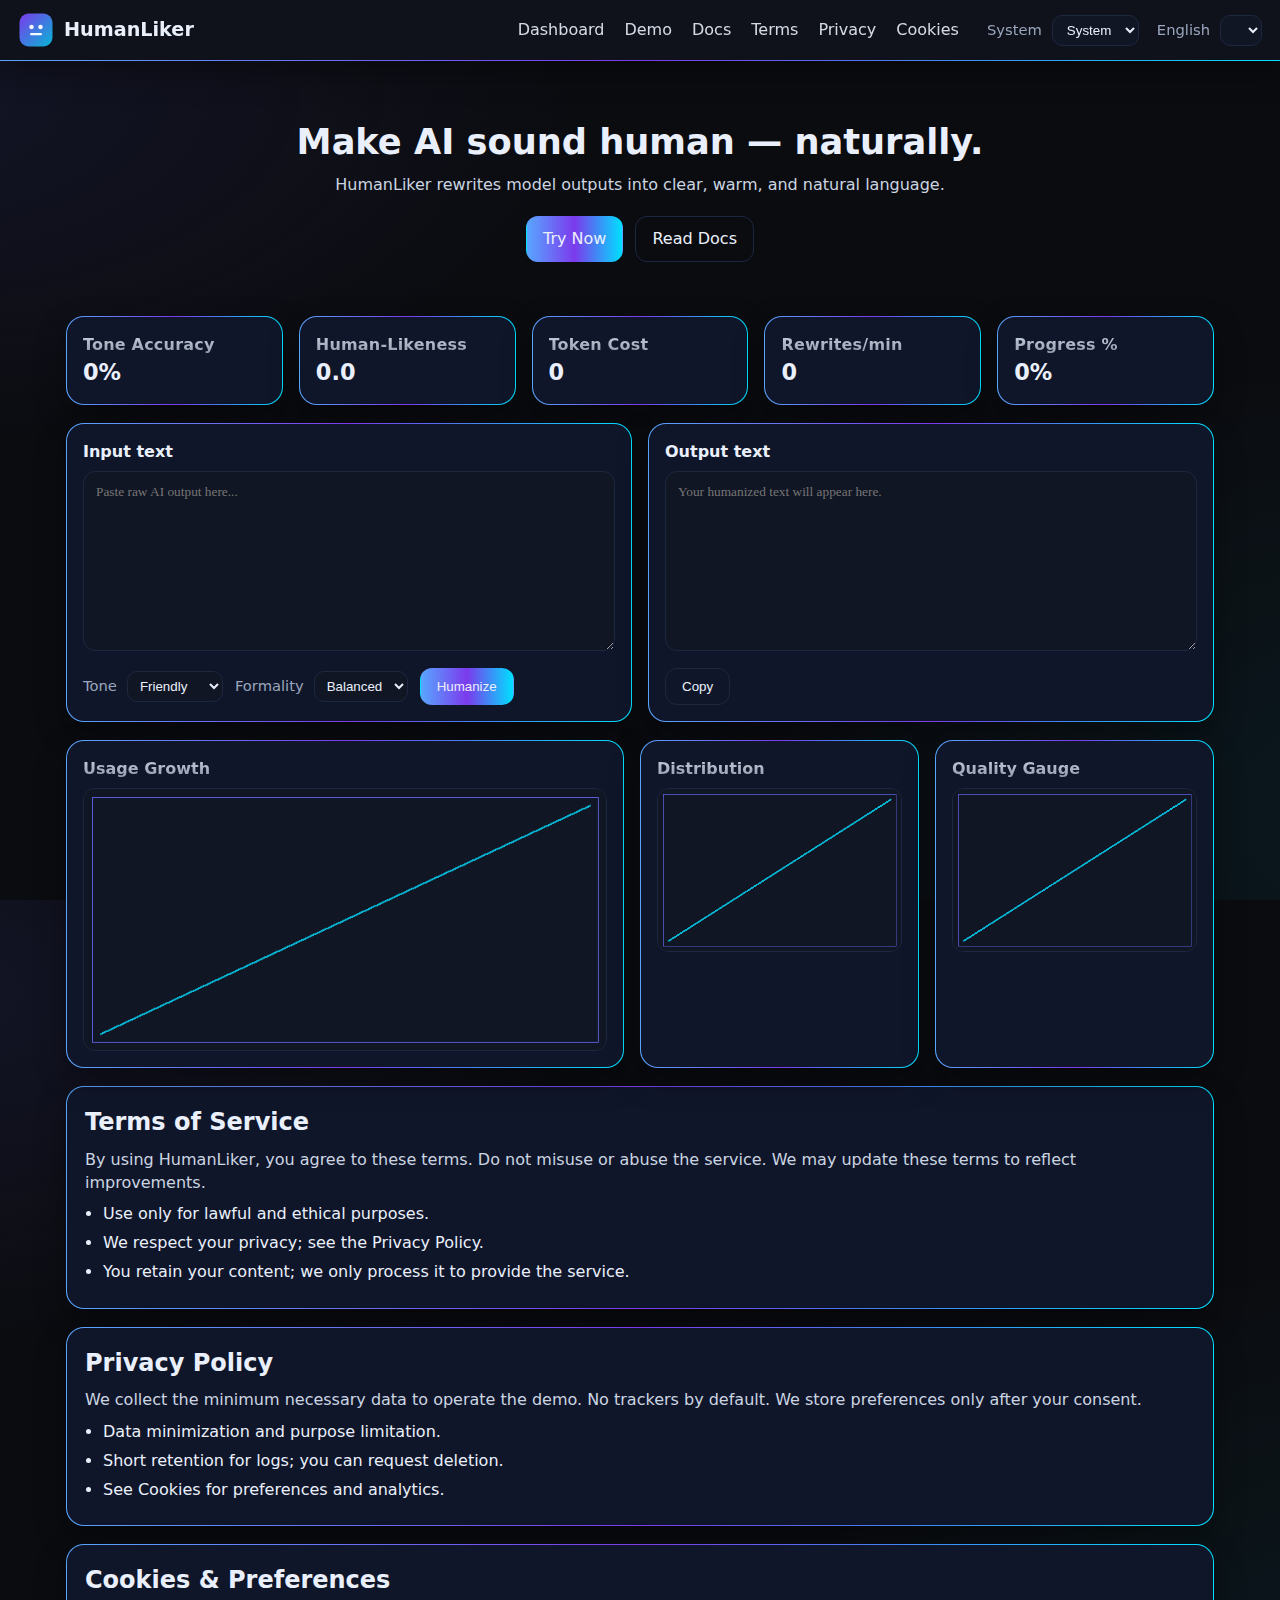
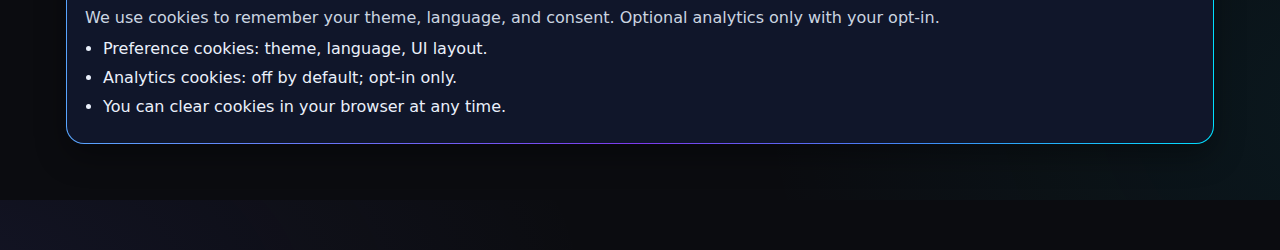
<file: HumanLiker-v0.4-Promptly-Style-Demo-TigerFix_HLFaceNav/index.html>
<!doctype html>
<html lang="en" data-theme="auto">
<head>
  <meta charset="utf-8" />
  <meta name="viewport" content="width=device-width, initial-scale=1" />
  <title>HumanLiker v0.4 — Promptly Style Demo</title>
  <link rel="stylesheet" href="style.css" />
</head>
<body>
  <header class="topbar">
    

<div class="brand brand-inline" aria-label="HumanLiker">
  <svg class="brand-icon" xmlns="http://www.w3.org/2000/svg" viewBox="0 0 48 48" role="img">
    <defs>
      <linearGradient id="hlgrad" x1="0%" y1="0%" x2="100%" y2="100%">
        <stop offset="0%" stop-color="#7C3AED"/>
        <stop offset="100%" stop-color="#06B6D4"/>
      </linearGradient>
    </defs>
    <rect x="2" y="2" width="44" height="44" rx="12" ry="12" fill="url(#hlgrad)"/>
    <circle cx="18" cy="20" r="3" fill="#FFFFFF" opacity="0.95"/>
    <circle cx="30" cy="20" r="3" fill="#FFFFFF" opacity="0.95"/>
    <rect x="16" y="28" width="16" height="3" rx="1.5" fill="#FFFFFF" opacity="0.95"/>
  </svg>
  <span class="brand-name">HumanLiker</span>
</div>


    <nav class="controls">
      <div class="navlinks"><a href="#dashboard" data-i18n="nav_dashboard">Dashboard</a><a href="#demo" data-i18n="nav_demo">Demo</a><a href="#docs" data-i18n="nav_docs">Docs</a><a href="#terms" data-i18n="nav_terms">Terms</a><a href="#privacy" data-i18n="nav_privacy">Privacy</a><a href="#cookies" data-i18n="nav_cookies">Cookies</a></div>
      <label class="control"><span data-i18n="appearance">System</span>
        <select id="themeSelect">
          <option value="auto" data-i18n="system">System</option>
          <option value="light" data-i18n="light">Light</option>
          <option value="dark" data-i18n="dark">Dark</option>
        </select>
      </label>
      <label class="control"><span data-i18n="language">English</span>
        <select id="langSelect"></select>
      </label>
    </nav>
  </header>

  <!-- Hero -->
  <section class="hero" id="hero">
    <div class="hero-inner">
      <h1 data-i18n="hero_title">Make AI sound human — naturally.</h1>
      <p class="hero-sub" data-i18n="hero_sub">HumanLiker rewrites model outputs into clear, warm, and natural language.</p>
      <div class="cta">
        <a href="#demo" class="btn primary" data-i18n="try_now">Try Now</a>
        <a href="#docs" class="btn ghost" data-i18n="read_docs">Read Docs</a>
      </div>
    </div>
  </section>

  <main class="container" id="dashboard">
    <!-- KPI Cards -->
    <section class="kpis">
      <div class="kpi card">
        <div class="metric-title grey-gradient-text" data-i18n="tone_acc">Tone Accuracy</div>
        <div class="kpi-value" id="kpiTone">0%</div>
      </div>
      <div class="kpi card">
        <div class="metric-title grey-gradient-text" data-i18n="hl_score">Human‑Likeness</div>
        <div class="kpi-value" id="kpiHuman">0.0</div>
      </div>
      <div class="kpi card">
        <div class="metric-title grey-gradient-text" data-i18n="token_cost">Token Cost</div>
        <div class="kpi-value" id="kpiCost">0</div>
      </div>
      <div class="kpi card">
        <div class="metric-title grey-gradient-text" data-i18n="rpm">Rewrites/min</div>
        <div class="kpi-value" id="kpiRPM">0</div>
      </div>
      <div class="kpi card">
        <div class="metric-title grey-gradient-text" data-i18n="progress">Progress %</div>
        <div class="kpi-value" id="kpiProgress">0%</div>
      </div>
    </section>

    <!-- Demo Panel -->
    <section class="panel-grid" id="demo">
      <div class="panel card">
        <div class="panel-title" data-i18n="input_text">Input text</div>
        <textarea id="inputArea" placeholder="Paste raw AI output here..."></textarea>
        <div class="panel-row">
          <label class="control sm">
            <span data-i18n="tone">Tone</span>
            <select id="toneSelect">
              <option value="friendly">Friendly</option>
              <option value="concise">Concise</option>
              <option value="confident">Confident</option>
              <option value="neutral">Neutral</option>
            </select>
          </label>
          <label class="control sm">
            <span data-i18n="grade">Formality</span>
            <select id="gradeSelect">
              <option value="casual">Casual</option>
              <option value="balanced" selected>Balanced</option>
              <option value="formal">Formal</option>
            </select>
          </label>
          <button class="btn primary" id="runBtn" data-i18n="humanize">Humanize</button>
        </div>
      </div>
      <div class="panel card">
        <div class="panel-title" data-i18n="output_text">Output text</div>
        <textarea id="outputArea" readonly placeholder="Your humanized text will appear here."></textarea>
        <div class="panel-row">
          <button class="btn ghost" id="copyBtn" data-i18n="copy">Copy</button>
          <span class="hint" id="copyHint" aria-live="polite"></span>
        </div>
      </div>
    </section>

    <!-- Simple chart placeholders -->
    <section class="charts" id="docs">
      <div class="card chart ph">
        <div class="chart-title grey-gradient-text">Usage Growth</div>
        <img src="assets/placeholder_line.png" alt="line chart placeholder" />
      </div>
      <div class="card chart ph">
        <div class="chart-title grey-gradient-text">Distribution</div>
        <img src="assets/placeholder_pie.png" alt="pie chart placeholder" />
      </div>
      <div class="card chart ph">
        <div class="chart-title grey-gradient-text">Quality Gauge</div>
        <img src="assets/placeholder_gauge.png" alt="gauge chart placeholder" />
      </div>
    </section>
  
    <!-- Legal sections -->
    <section class="legal terms card" id="terms">
      <h2 data-i18n="terms_title">Terms of Service</h2>
      <p data-i18n="terms_intro">By using HumanLiker, you agree to these terms. Do not misuse or abuse the service. We may update these terms to reflect improvements.</p>
      <ul>
        <li data-i18n="terms_use">Use only for lawful and ethical purposes.</li>
        <li data-i18n="terms_priv">We respect your privacy; see the Privacy Policy.</li>
        <li data-i18n="terms_ip">You retain your content; we only process it to provide the service.</li>
      </ul>
    </section>
    <section class="legal privacy card" id="privacy">
      <h2 data-i18n="privacy_title">Privacy Policy</h2>
      <p data-i18n="privacy_intro">We collect the minimum necessary data to operate the demo. No trackers by default. We store preferences only after your consent.</p>
      <ul>
        <li data-i18n="privacy_data">Data minimization and purpose limitation.</li>
        <li data-i18n="privacy_storage">Short retention for logs; you can request deletion.</li>
        <li data-i18n="privacy_cookies">See Cookies for preferences and analytics.</li>
      </ul>
    </section>
    <section class="legal cookies card" id="cookies">
      <h2 data-i18n="cookies_title">Cookies & Preferences</h2>
      <p data-i18n="cookies_intro">We use cookies to remember your theme, language, and consent. Optional analytics only with your opt‑in.</p>
      <ul>
        <li data-i18n="cookies_prefs">Preference cookies: theme, language, UI layout.</li>
        <li data-i18n="cookies_analytics">Analytics cookies: off by default; opt‑in only.</li>
        <li data-i18n="cookies_control">You can clear cookies in your browser at any time.</li>
      </ul>
    </section>
    
</main>

  <footer class="footer">
    <div id="footer"></div>
  </footer>

  <script src="core.js"></script>
</body>
</html>
</file>
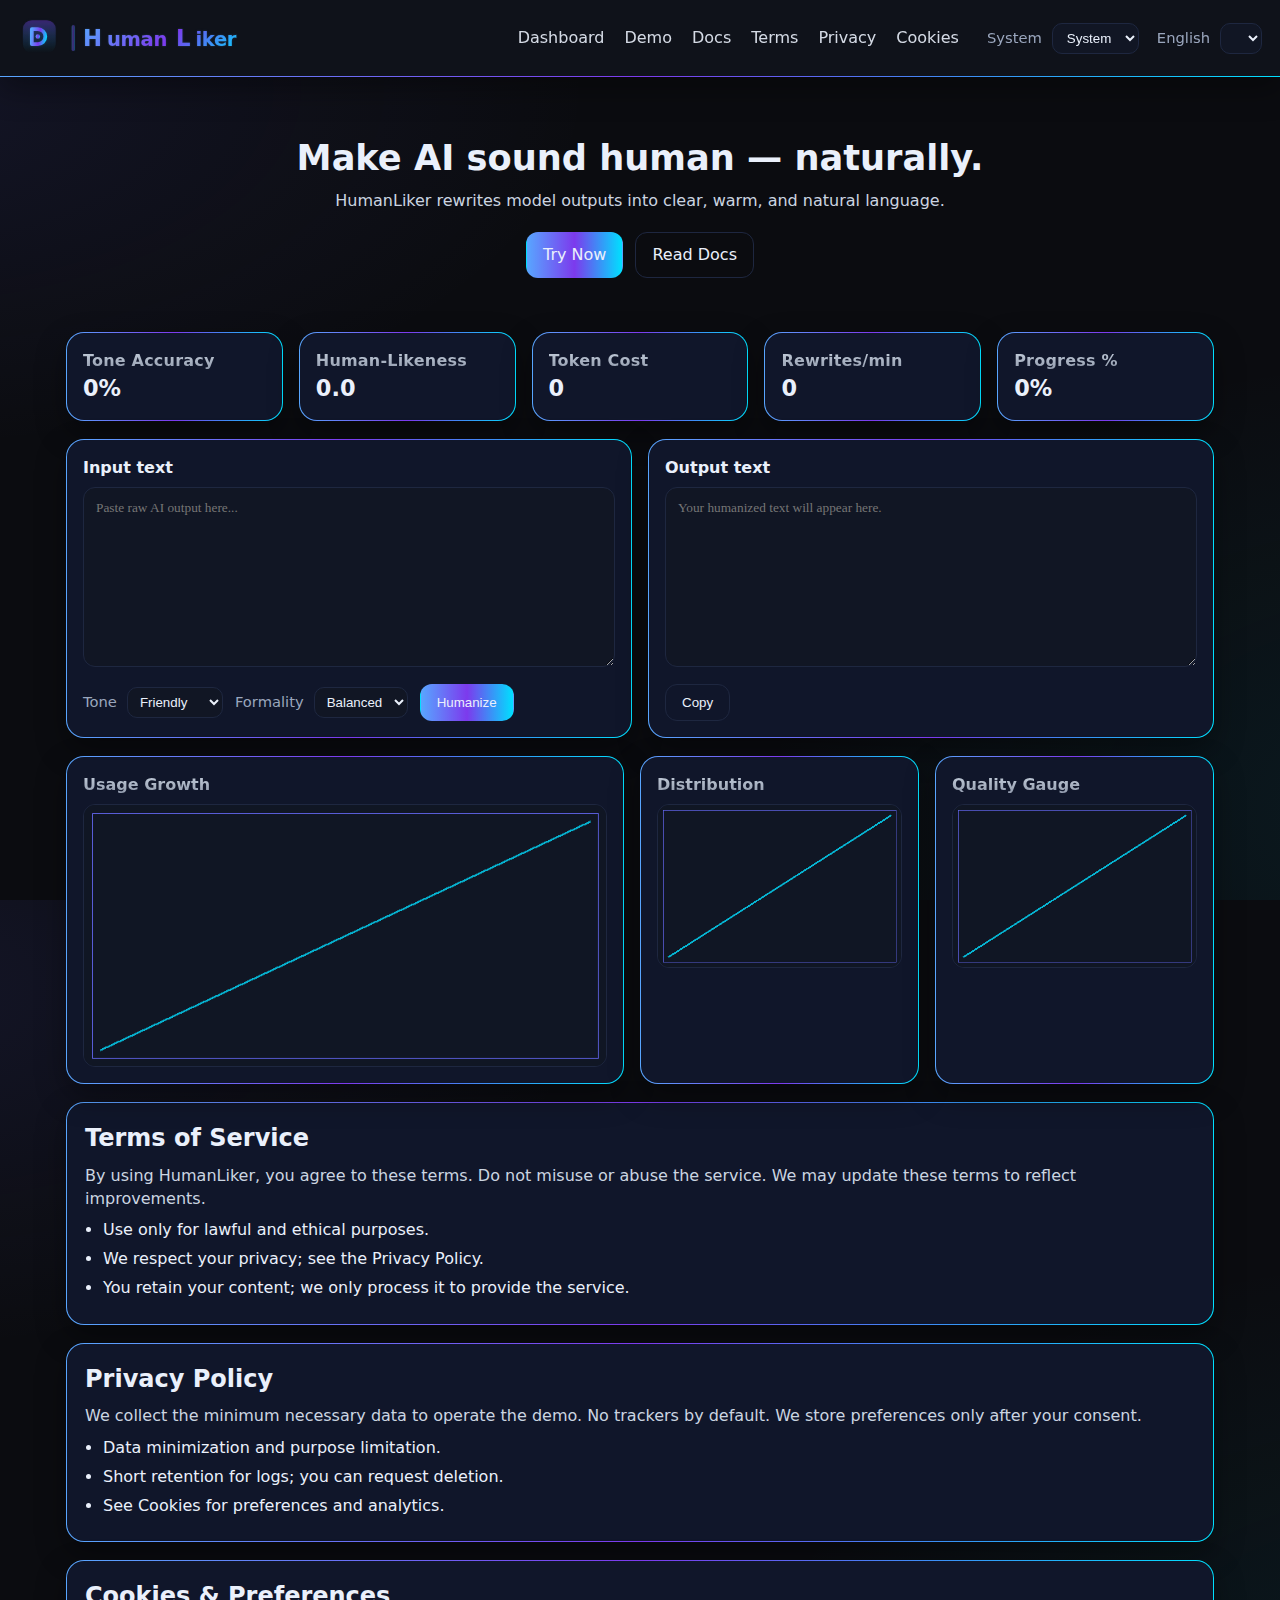
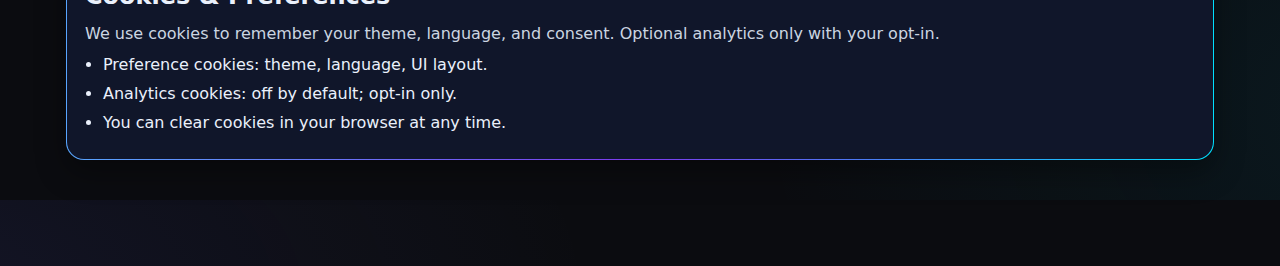
<file: HumanLiker-v0.4-Promptly-Style-Demo-TigerFix_UI8Lang_Legal/index.html>
<!doctype html>
<html lang="en" data-theme="auto">
<head>
  <meta charset="utf-8" />
  <meta name="viewport" content="width=device-width, initial-scale=1" />
  <title>HumanLiker v0.4 — Promptly Style Demo</title>
  <link rel="stylesheet" href="style.css" />
</head>
<body>
  <header class="topbar">
    
<div class="brand brand-inline" aria-label="HumanLiker">
  <svg class="brand-svg" xmlns="http://www.w3.org/2000/svg" viewBox="0 0 320 64" role="img" aria-label="HumanLiker">
    <defs>
      <linearGradient id="g1" x1="0%" y1="0%" x2="120%" y2="20%">
        <stop offset="0%" stop-color="#58A6FF"/>
        <stop offset="52%" stop-color="#7C3AED"/>
        <stop offset="100%" stop-color="#00E0FF"/>
      </linearGradient>
      <linearGradient id="g2" x1="0%" y1="0%" x2="0%" y2="100%">
        <stop offset="0%" stop-color="rgba(124,58,237,0.38)"/>
        <stop offset="100%" stop-color="rgba(6,182,212,0.00)"/>
      </linearGradient>
      <style>
        @keyframes subtlyShift { 0%,100%{ letter-spacing:0px; transform:scale(1.000);} 50%{ letter-spacing:.2px; transform:scale(1.003);} }
        .wordmark { animation: subtlyShift 6s ease-in-out infinite; }
        .sharp { stroke:#FFFFFF; stroke-opacity:.07; stroke-width:.6px; paint-order:stroke fill; }
      </style>
    </defs>
    <!-- icon -->
    <g transform="translate(6,10) scale(0.92)">
      <rect x="0" y="0" rx="12" ry="12" width="44" height="44" fill="url(#g2)"/>
      <path d="M12 12 v20 h8 a10 10 0 0 0 0-20 z" fill="none" stroke="url(#g1)" stroke-width="5" stroke-linecap="round" stroke-linejoin="round"/>
      <circle cx="20" cy="22" r="3" fill="url(#g1)"/>
    </g>
    <!-- motif bar -->
    <rect x="66" y="16" width="4" height="32" rx="2" fill="url(#g1)" opacity=".40"/>
    <!-- wordmark -->
    <g transform="translate(80, 14)" class="wordmark">
      <text font-family="Poppins, Inter, system-ui" fill="url(#g1)">
        <tspan x="0"  y="28" font-weight="900" font-size="28" class="sharp">H</tspan>
        <tspan dx="1"  y="28" font-weight="800" font-size="24" class="sharp" letter-spacing="-0.4">uman</tspan>
        <tspan dx="6"  y="28" font-weight="900" font-size="28" class="sharp">L</tspan>
        <tspan dx="1"  y="28" font-weight="800" font-size="24" class="sharp" letter-spacing="-0.4">iker</tspan>
      </text>
    </g>
  </svg>
</div>

    <nav class="controls">
      <div class="navlinks"><a href="#dashboard" data-i18n="nav_dashboard">Dashboard</a><a href="#demo" data-i18n="nav_demo">Demo</a><a href="#docs" data-i18n="nav_docs">Docs</a><a href="#terms" data-i18n="nav_terms">Terms</a><a href="#privacy" data-i18n="nav_privacy">Privacy</a><a href="#cookies" data-i18n="nav_cookies">Cookies</a></div>
      <label class="control"><span data-i18n="appearance">System</span>
        <select id="themeSelect">
          <option value="auto" data-i18n="system">System</option>
          <option value="light" data-i18n="light">Light</option>
          <option value="dark" data-i18n="dark">Dark</option>
        </select>
      </label>
      <label class="control"><span data-i18n="language">English</span>
        <select id="langSelect"></select>
      </label>
    </nav>
  </header>

  <!-- Hero -->
  <section class="hero" id="hero">
    <div class="hero-inner">
      <h1 data-i18n="hero_title">Make AI sound human — naturally.</h1>
      <p class="hero-sub" data-i18n="hero_sub">HumanLiker rewrites model outputs into clear, warm, and natural language.</p>
      <div class="cta">
        <a href="#demo" class="btn primary" data-i18n="try_now">Try Now</a>
        <a href="#docs" class="btn ghost" data-i18n="read_docs">Read Docs</a>
      </div>
    </div>
  </section>

  <main class="container" id="dashboard">
    <!-- KPI Cards -->
    <section class="kpis">
      <div class="kpi card">
        <div class="metric-title grey-gradient-text" data-i18n="tone_acc">Tone Accuracy</div>
        <div class="kpi-value" id="kpiTone">0%</div>
      </div>
      <div class="kpi card">
        <div class="metric-title grey-gradient-text" data-i18n="hl_score">Human‑Likeness</div>
        <div class="kpi-value" id="kpiHuman">0.0</div>
      </div>
      <div class="kpi card">
        <div class="metric-title grey-gradient-text" data-i18n="token_cost">Token Cost</div>
        <div class="kpi-value" id="kpiCost">0</div>
      </div>
      <div class="kpi card">
        <div class="metric-title grey-gradient-text" data-i18n="rpm">Rewrites/min</div>
        <div class="kpi-value" id="kpiRPM">0</div>
      </div>
      <div class="kpi card">
        <div class="metric-title grey-gradient-text" data-i18n="progress">Progress %</div>
        <div class="kpi-value" id="kpiProgress">0%</div>
      </div>
    </section>

    <!-- Demo Panel -->
    <section class="panel-grid" id="demo">
      <div class="panel card">
        <div class="panel-title" data-i18n="input_text">Input text</div>
        <textarea id="inputArea" placeholder="Paste raw AI output here..."></textarea>
        <div class="panel-row">
          <label class="control sm">
            <span data-i18n="tone">Tone</span>
            <select id="toneSelect">
              <option value="friendly">Friendly</option>
              <option value="concise">Concise</option>
              <option value="confident">Confident</option>
              <option value="neutral">Neutral</option>
            </select>
          </label>
          <label class="control sm">
            <span data-i18n="grade">Formality</span>
            <select id="gradeSelect">
              <option value="casual">Casual</option>
              <option value="balanced" selected>Balanced</option>
              <option value="formal">Formal</option>
            </select>
          </label>
          <button class="btn primary" id="runBtn" data-i18n="humanize">Humanize</button>
        </div>
      </div>
      <div class="panel card">
        <div class="panel-title" data-i18n="output_text">Output text</div>
        <textarea id="outputArea" readonly placeholder="Your humanized text will appear here."></textarea>
        <div class="panel-row">
          <button class="btn ghost" id="copyBtn" data-i18n="copy">Copy</button>
          <span class="hint" id="copyHint" aria-live="polite"></span>
        </div>
      </div>
    </section>

    <!-- Simple chart placeholders -->
    <section class="charts" id="docs">
      <div class="card chart ph">
        <div class="chart-title grey-gradient-text">Usage Growth</div>
        <img src="assets/placeholder_line.png" alt="line chart placeholder" />
      </div>
      <div class="card chart ph">
        <div class="chart-title grey-gradient-text">Distribution</div>
        <img src="assets/placeholder_pie.png" alt="pie chart placeholder" />
      </div>
      <div class="card chart ph">
        <div class="chart-title grey-gradient-text">Quality Gauge</div>
        <img src="assets/placeholder_gauge.png" alt="gauge chart placeholder" />
      </div>
    </section>
  
    <!-- Legal sections -->
    <section class="legal terms card" id="terms">
      <h2 data-i18n="terms_title">Terms of Service</h2>
      <p data-i18n="terms_intro">By using HumanLiker, you agree to these terms. Do not misuse or abuse the service. We may update these terms to reflect improvements.</p>
      <ul>
        <li data-i18n="terms_use">Use only for lawful and ethical purposes.</li>
        <li data-i18n="terms_priv">We respect your privacy; see the Privacy Policy.</li>
        <li data-i18n="terms_ip">You retain your content; we only process it to provide the service.</li>
      </ul>
    </section>
    <section class="legal privacy card" id="privacy">
      <h2 data-i18n="privacy_title">Privacy Policy</h2>
      <p data-i18n="privacy_intro">We collect the minimum necessary data to operate the demo. No trackers by default. We store preferences only after your consent.</p>
      <ul>
        <li data-i18n="privacy_data">Data minimization and purpose limitation.</li>
        <li data-i18n="privacy_storage">Short retention for logs; you can request deletion.</li>
        <li data-i18n="privacy_cookies">See Cookies for preferences and analytics.</li>
      </ul>
    </section>
    <section class="legal cookies card" id="cookies">
      <h2 data-i18n="cookies_title">Cookies & Preferences</h2>
      <p data-i18n="cookies_intro">We use cookies to remember your theme, language, and consent. Optional analytics only with your opt‑in.</p>
      <ul>
        <li data-i18n="cookies_prefs">Preference cookies: theme, language, UI layout.</li>
        <li data-i18n="cookies_analytics">Analytics cookies: off by default; opt‑in only.</li>
        <li data-i18n="cookies_control">You can clear cookies in your browser at any time.</li>
      </ul>
    </section>
    
</main>

  <footer class="footer">
    <div id="footer"></div>
  </footer>

  <script src="core.js"></script>
</body>
</html>
</file>
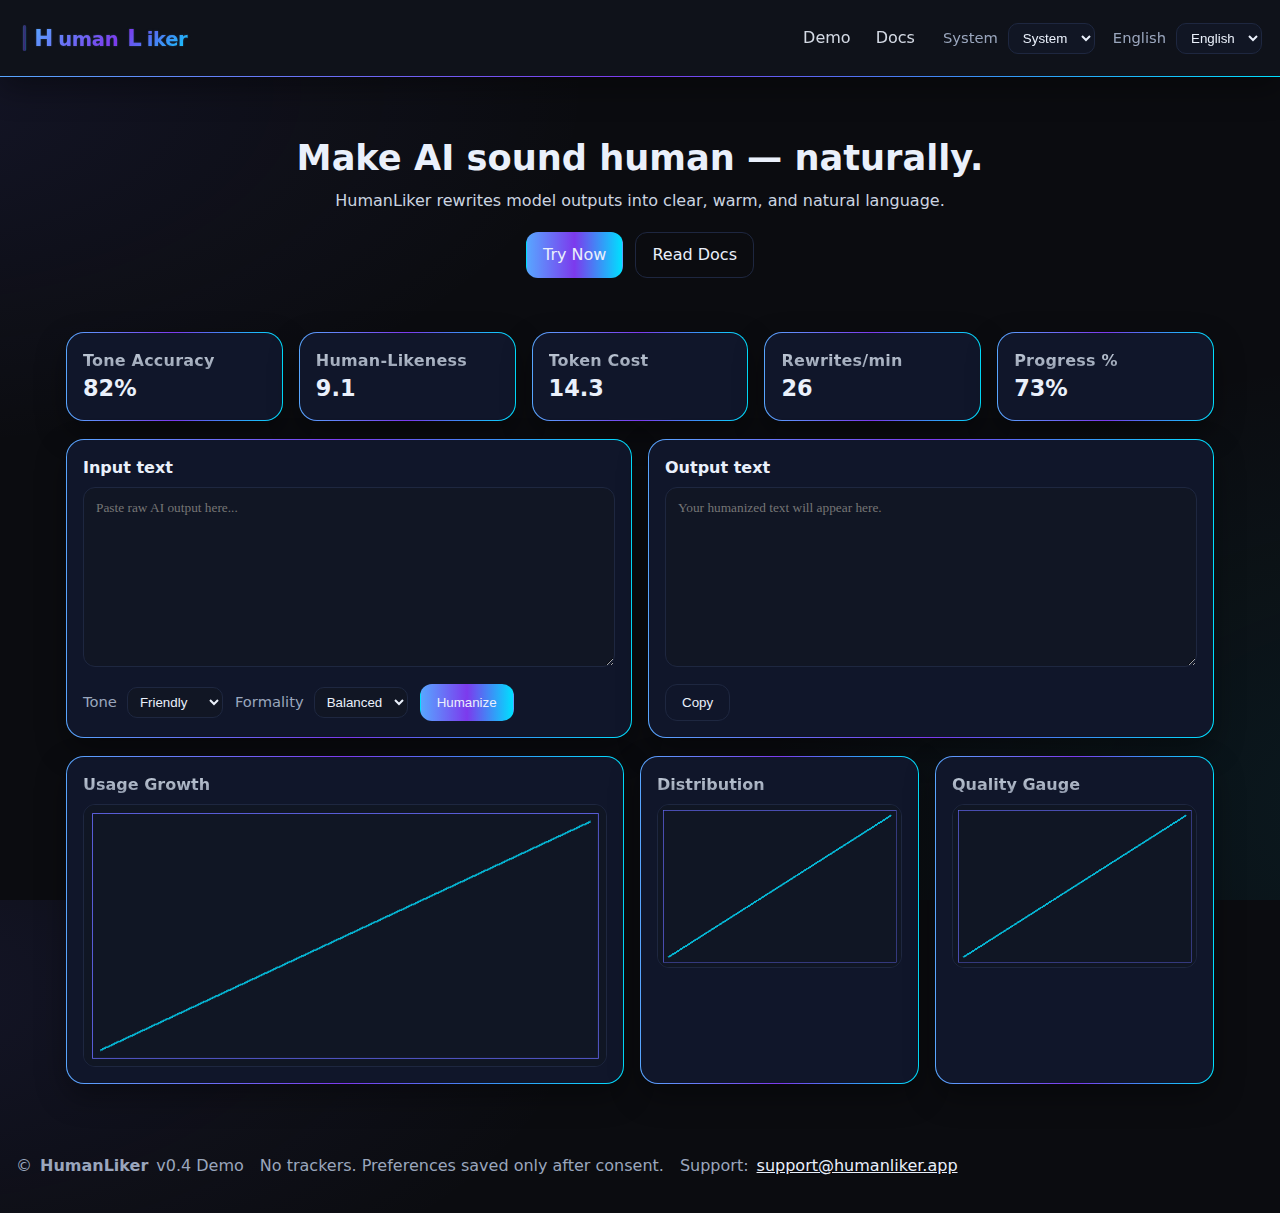
<file: HumanLiker-v0.4-Promptly-Style-Demo/index.html>
<!doctype html>
<html lang="en" data-theme="auto">
<head>
  <meta charset="utf-8" />
  <meta name="viewport" content="width=device-width, initial-scale=1" />
  <title>HumanLiker v0.4 — Promptly Style Demo</title>
  <link rel="stylesheet" href="style.css" />
</head>
<body>
  <header class="topbar">
    <div class="brand brand-inline" aria-label="HumanLiker">
      <!-- Inline SVG wordmark (Promptly-style micro-anim, ultra-soft halo) -->
      <svg class="brand-svg" xmlns="http://www.w3.org/2000/svg" viewBox="0 0 300 64" role="img">
        <defs>
          <linearGradient id="g1" x1="0%" y1="0%" x2="120%" y2="20%">
            <stop offset="0%" stop-color="#58A6FF"/>
            <stop offset="52%" stop-color="#7C3AED"/>
            <stop offset="100%" stop-color="#00E0FF"/>
          </linearGradient>
          <style>
            @keyframes subtlyShift { 0%,100%{ letter-spacing:0px; transform:scale(1.000);} 50%{ letter-spacing:.2px; transform:scale(1.003);} }
            .wordmark { animation: subtlyShift 6s ease-in-out infinite; }
            .sharp { stroke:#FFFFFF; stroke-opacity:.07; stroke-width:.6px; paint-order:stroke fill; }
          </style>
        </defs>
        <!-- pre-bar -->
        <rect x="6" y="16" width="4" height="32" rx="2" fill="url(#g1)" opacity=".40"/>
        <!-- wordmark -->
        <g transform="translate(20, 14)" class="wordmark">
          <text font-family="Poppins, Inter, system-ui" fill="url(#g1)">
            <tspan x="0"  y="28" font-weight="900" font-size="28" class="sharp">H</tspan>
            <tspan dx="1" y="28" font-weight="800" font-size="24" class="sharp" letter-spacing="-0.4">uman</tspan>
            <tspan dx="6" y="28" font-weight="900" font-size="28" class="sharp">L</tspan>
            <tspan dx="1" y="28" font-weight="800" font-size="24" class="sharp" letter-spacing="-0.4">iker</tspan>
          </text>
        </g>
      </svg>
    </div>
    <nav class="controls">
      <div class="navlinks">
        <a href="#demo" data-i18n="nav_demo">Demo</a>
        <a href="#docs" data-i18n="nav_docs">Docs</a>
      </div>
      <label class="control"><span data-i18n="appearance">System</span>
        <select id="themeSelect">
          <option value="auto" data-i18n="system">System</option>
          <option value="light" data-i18n="light">Light</option>
          <option value="dark" data-i18n="dark">Dark</option>
        </select>
      </label>
      <label class="control"><span data-i18n="language">English</span>
        <select id="langSelect"></select>
      </label>
    </nav>
  </header>

  <!-- Hero -->
  <section class="hero" id="hero">
    <div class="hero-inner">
      <h1 data-i18n="hero_title">Make AI sound human — naturally.</h1>
      <p class="hero-sub" data-i18n="hero_sub">HumanLiker rewrites model outputs into clear, warm, and natural language.</p>
      <div class="cta">
        <a href="#demo" class="btn primary" data-i18n="try_now">Try Now</a>
        <a href="#docs" class="btn ghost" data-i18n="read_docs">Read Docs</a>
      </div>
    </div>
  </section>

  <main class="container">
    <!-- KPI Cards -->
    <section class="kpis">
      <div class="kpi card">
        <div class="metric-title grey-gradient-text" data-i18n="tone_acc">Tone Accuracy</div>
        <div class="kpi-value" id="kpiTone">0%</div>
      </div>
      <div class="kpi card">
        <div class="metric-title grey-gradient-text" data-i18n="hl_score">Human‑Likeness</div>
        <div class="kpi-value" id="kpiHuman">0.0</div>
      </div>
      <div class="kpi card">
        <div class="metric-title grey-gradient-text" data-i18n="token_cost">Token Cost</div>
        <div class="kpi-value" id="kpiCost">0</div>
      </div>
      <div class="kpi card">
        <div class="metric-title grey-gradient-text" data-i18n="rpm">Rewrites/min</div>
        <div class="kpi-value" id="kpiRPM">0</div>
      </div>
      <div class="kpi card">
        <div class="metric-title grey-gradient-text" data-i18n="progress">Progress %</div>
        <div class="kpi-value" id="kpiProgress">0%</div>
      </div>
    </section>

    <!-- Demo Panel -->
    <section class="panel-grid" id="demo">
      <div class="panel card">
        <div class="panel-title" data-i18n="input_text">Input text</div>
        <textarea id="inputArea" placeholder="Paste raw AI output here..."></textarea>
        <div class="panel-row">
          <label class="control sm">
            <span data-i18n="tone">Tone</span>
            <select id="toneSelect">
              <option value="friendly">Friendly</option>
              <option value="concise">Concise</option>
              <option value="confident">Confident</option>
              <option value="neutral">Neutral</option>
            </select>
          </label>
          <label class="control sm">
            <span data-i18n="grade">Formality</span>
            <select id="gradeSelect">
              <option value="casual">Casual</option>
              <option value="balanced" selected>Balanced</option>
              <option value="formal">Formal</option>
            </select>
          </label>
          <button class="btn primary" id="runBtn" data-i18n="humanize">Humanize</button>
        </div>
      </div>
      <div class="panel card">
        <div class="panel-title" data-i18n="output_text">Output text</div>
        <textarea id="outputArea" readonly placeholder="Your humanized text will appear here."></textarea>
        <div class="panel-row">
          <button class="btn ghost" id="copyBtn" data-i18n="copy">Copy</button>
          <span class="hint" id="copyHint" aria-live="polite"></span>
        </div>
      </div>
    </section>

    <!-- Simple chart placeholders -->
    <section class="charts" id="docs">
      <div class="card chart ph">
        <div class="chart-title grey-gradient-text">Usage Growth</div>
        <img src="assets/placeholder_line.png" alt="line chart placeholder" />
      </div>
      <div class="card chart ph">
        <div class="chart-title grey-gradient-text">Distribution</div>
        <img src="assets/placeholder_pie.png" alt="pie chart placeholder" />
      </div>
      <div class="card chart ph">
        <div class="chart-title grey-gradient-text">Quality Gauge</div>
        <img src="assets/placeholder_gauge.png" alt="gauge chart placeholder" />
      </div>
    </section>
  </main>

  <footer class="footer">
    <div id="footer"></div>
  </footer>

  <script src="core.js"></script>
</body>
</html>
</file>
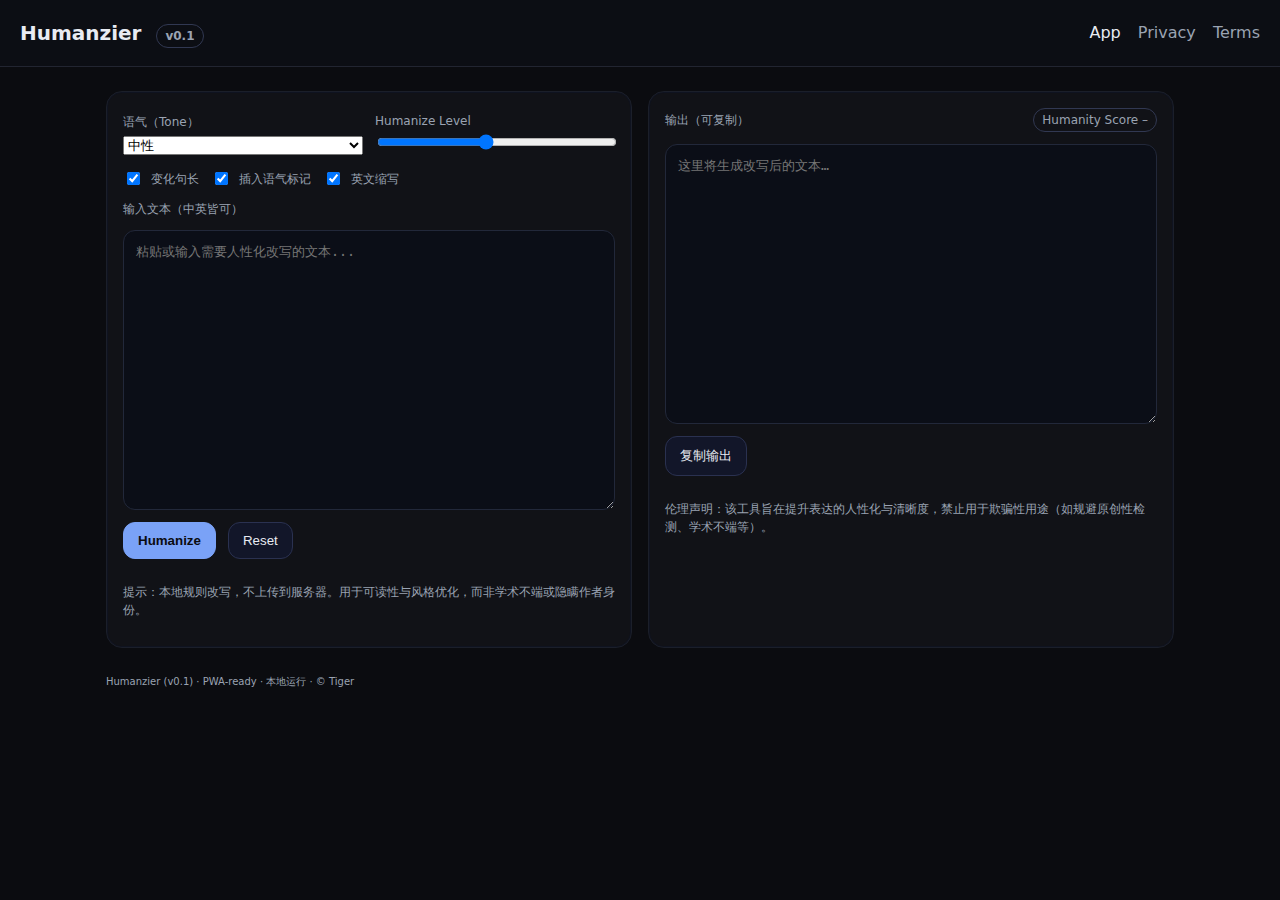
<file: HumanLiker0.1(Demo)/index.html>
<!doctype html>
<html lang="zh">
<head>
  <!--
  Title: Humanzier – Humanize Your Text (v0.1)
  Author: Tiger + ChatGPT
  Date: 2025-10-29
  Description: Minimal site (PWA-ready) for local, rule-based humanizing of text.
  -->
  <meta charset="utf-8"/>
  <meta name="viewport" content="width=device-width, initial-scale=1"/>
  <title>Humanzier (v0.1)</title>
  <meta name="description" content="Rewrite text into a more human, natural style with adjustable tone and rhythm. Runs locally."/>
  <link rel="icon" href="assets/favicon.svg" type="image/svg+xml"/>
  <link rel="manifest" href="manifest.webmanifest"/>
  <meta name="theme-color" content="#0b0c10"/>
  <link rel="stylesheet" href="styles.css"/>
</head>
<body>
  <header>
    <h1>Humanzier <span class="badge">v0.1</span></h1>
    <nav class="nav">
      <a href="./index.html" class="active">App</a>
      <a href="./privacy.html">Privacy</a>
      <a href="./terms.html">Terms</a>
    </nav>
  </header>

  <main>
    <section class="card stack">
      <div class="row">
        <div>
          <label>语气（Tone）</label>
          <select id="tone">
            <option value="neutral">中性</option>
            <option value="friendly">亲和</option>
            <option value="assertive">干练</option>
            <option value="story">叙事</option>
          </select>
        </div>
        <div>
          <label>Humanize Level</label>
          <input id="level" type="range" min="0" max="100" value="45"/>
        </div>
      </div>

      <div class="row toggles">
        <label><input id="vary" type="checkbox" checked> 变化句长</label>
        <label><input id="markers" type="checkbox" checked> 插入语气标记</label>
        <label><input id="contractions" type="checkbox" checked> 英文缩写</label>
      </div>

      <div class="stack">
        <label>输入文本（中英皆可）</label>
        <textarea id="inputText" placeholder="粘贴或输入需要人性化改写的文本..."></textarea>
        <div class="btns">
          <button class="primary" id="run">Humanize</button>
          <button id="reset">Reset</button>
        </div>
        <p class="hint">提示：本地规则改写，不上传到服务器。用于可读性与风格优化，而非学术不端或隐瞒作者身份。</p>
      </div>
    </section>

    <section class="card stack">
      <div class="row" style="justify-content:space-between">
        <label>输出（可复制）</label>
        <span class="badge">Humanity Score <span id="score">–</span></span>
      </div>
      <textarea id="outputText" placeholder="这里将生成改写后的文本…"></textarea>
      <div class="btns">
        <button id="copy">复制输出</button>
      </div>
      <p class="hint">伦理声明：该工具旨在提升表达的人性化与清晰度，禁止用于欺骗性用途（如规避原创性检测、学术不端等）。</p>
    </section>
  </main>

  <footer>
    <small>Humanzier (v0.1) · PWA-ready · 本地运行 · © Tiger</small>
  </footer>

  <script src="script.js"></script>
  <script>
    if ('serviceWorker' in navigator) {
      window.addEventListener('load', () => {
        navigator.serviceWorker.register('./sw.js').catch(()=>{});
      });
    }
  </script>
</body>
</html>
</file>
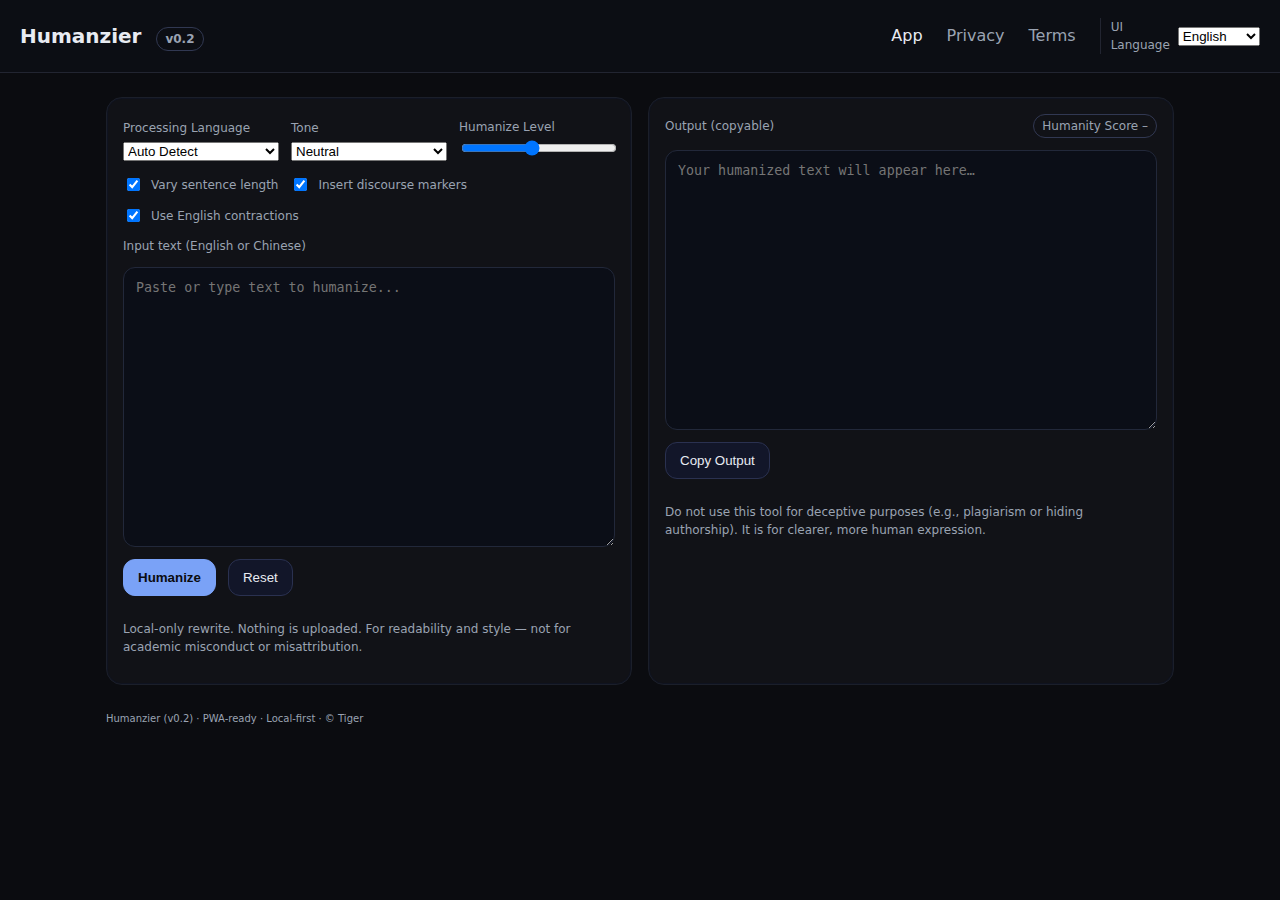
<file: HumanLiker0.2(Demo)/index.html>
<!doctype html>
<html lang="en">
<head>
  <!--
  Title: Humanzier – Humanize Your Text (v0.2)
  Author: Tiger + ChatGPT
  Date: 2025-10-29
  Description: English-first UI with UI language toggle (EN/ZH) and processing language control (Auto/EN/ZH).
  -->
  <meta charset="utf-8"/>
  <meta name="viewport" content="width=device-width, initial-scale=1"/>
  <title>Humanzier (v0.2)</title>
  <meta name="description" content="Rewrite text into a more human, natural style with adjustable tone and rhythm. Runs locally."/>
  <link rel="icon" href="assets/favicon.svg" type="image/svg+xml"/>
  <link rel="manifest" href="manifest.webmanifest"/>
  <meta name="theme-color" content="#0b0c10"/>
  <link rel="stylesheet" href="styles.css"/>
</head>
<body>
  <header>
    <h1>Humanzier <span class="badge">v0.2</span></h1>
    <nav class="nav">
      <a href="./index.html" class="active" data-i18n="nav.app">App</a>
      <a href="./privacy.html" data-i18n="nav.privacy">Privacy</a>
      <a href="./terms.html" data-i18n="nav.terms">Terms</a>
      <div class="lang-switch">
        <label for="uiLang" data-i18n="ui.langLabel">UI Language</label>
        <select id="uiLang">
          <option value="en">English</option>
          <option value="zh">中文</option>
        </select>
      </div>
    </nav>
  </header>

  <main>
    <section class="card stack">
      <div class="row">
        <div>
          <label data-i18n="proc.lang">Processing Language</label>
          <select id="procLang">
            <option value="auto" data-i18n="proc.auto">Auto Detect</option>
            <option value="en">English</option>
            <option value="zh">中文</option>
          </select>
        </div>
        <div>
          <label data-i18n="tone.label">Tone</label>
          <select id="tone">
            <option value="neutral" data-i18n="tone.neutral">Neutral</option>
            <option value="friendly" data-i18n="tone.friendly">Friendly</option>
            <option value="assertive" data-i18n="tone.assertive">Assertive</option>
            <option value="story" data-i18n="tone.story">Story</option>
          </select>
        </div>
        <div>
          <label>Humanize Level</label>
          <input id="level" type="range" min="0" max="100" value="45"/>
        </div>
      </div>

      <div class="row toggles">
        <label><input id="vary" type="checkbox" checked> <span data-i18n="opt.vary">Vary sentence length</span></label>
        <label><input id="markers" type="checkbox" checked> <span data-i18n="opt.markers">Insert discourse markers</span></label>
        <label><input id="contractions" type="checkbox" checked> <span data-i18n="opt.contractions">Use English contractions</span></label>
      </div>

      <div class="stack">
        <label data-i18n="input.label">Input text (English or Chinese)</label>
        <textarea id="inputText" data-i18n-placeholder="input.placeholder" placeholder="Paste or type text to humanize..."></textarea>
        <div class="btns">
          <button class="primary" id="run" data-i18n="btn.humanize">Humanize</button>
          <button id="reset" data-i18n="btn.reset">Reset</button>
        </div>
        <p class="hint" data-i18n="hint.privacy">Local-only rewrite. Nothing is uploaded. For readability and style — not for academic misconduct or misattribution.</p>
      </div>
    </section>

    <section class="card stack">
      <div class="row" style="justify-content:space-between">
        <label data-i18n="output.label">Output (copyable)</label>
        <span class="badge">Humanity Score <span id="score">–</span></span>
      </div>
      <textarea id="outputText" data-i18n-placeholder="output.placeholder" placeholder="Your humanized text will appear here…"></textarea>
      <div class="btns">
        <button id="copy" data-i18n="btn.copy">Copy Output</button>
      </div>
      <p class="hint" data-i18n="hint.ethics">Do not use this tool for deceptive purposes (e.g., plagiarism or hiding authorship). It is for clearer, more human expression.</p>
    </section>
  </main>

  <footer>
    <small>Humanzier (v0.2) · PWA-ready · Local-first · © Tiger</small>
  </footer>

  <script src="script.js"></script>
  <script src="i18n.js"></script>
  <script>
    if ('serviceWorker' in navigator) {
      window.addEventListener('load', () => {
        navigator.serviceWorker.register('./sw.js').catch(()=>{});
      });
    }
  </script>
</body>
</html>
</file>
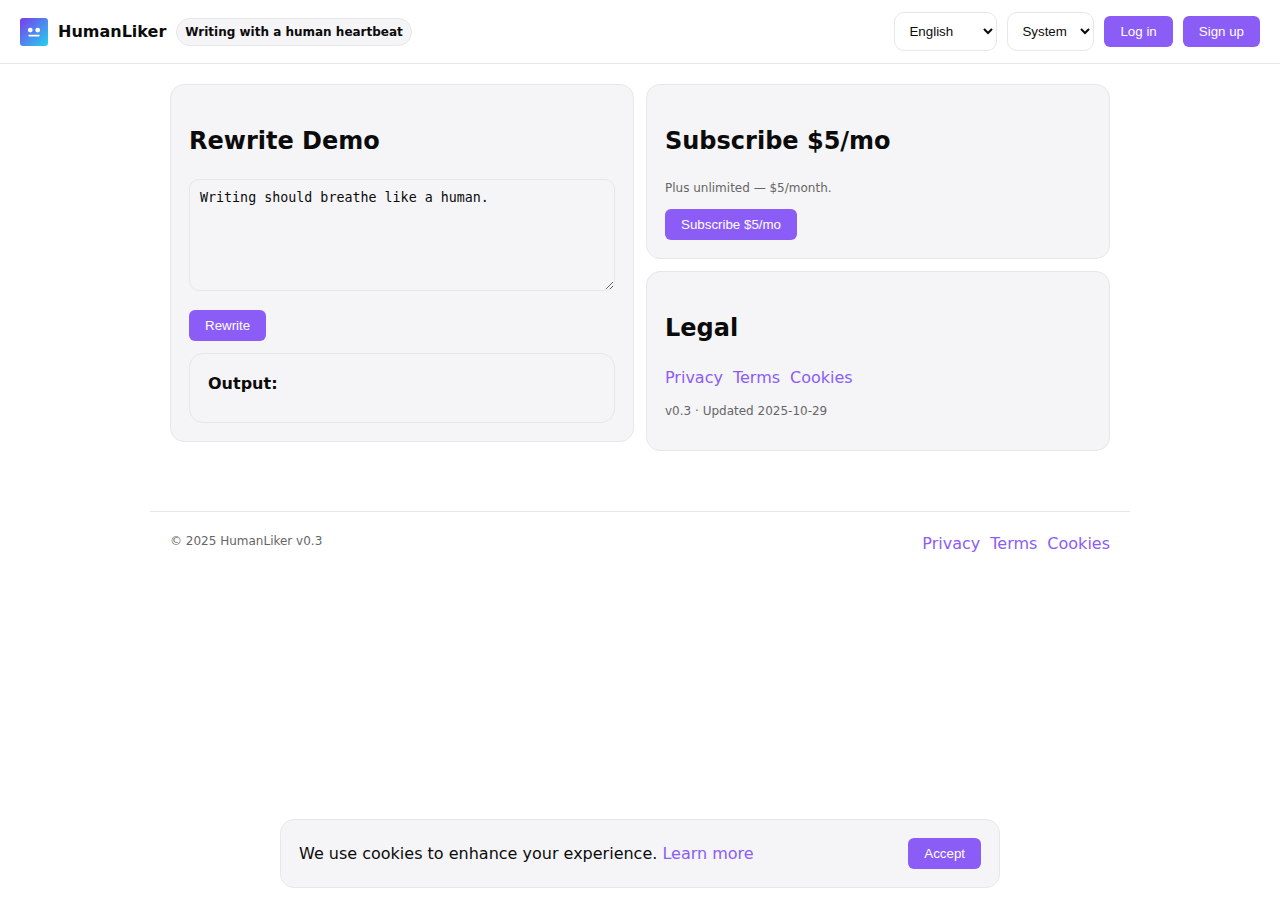
<file: HumanLiker0.3(Demo)/index.html>
<!doctype html>
<html lang="en">
  <head>
    <meta charset="utf-8">
    <meta name="viewport" content="width=device-width, initial-scale=1">
    <link rel="icon" href="./assets/favicon.svg">
    <title>HumanLiker v0.3 — Static</title>
    <link rel="stylesheet" href="./styles.css">
  </head>
  <body>
    <div id="root"></div>
    <script src="./app.js"></script>
  </body>
</html>
</file>
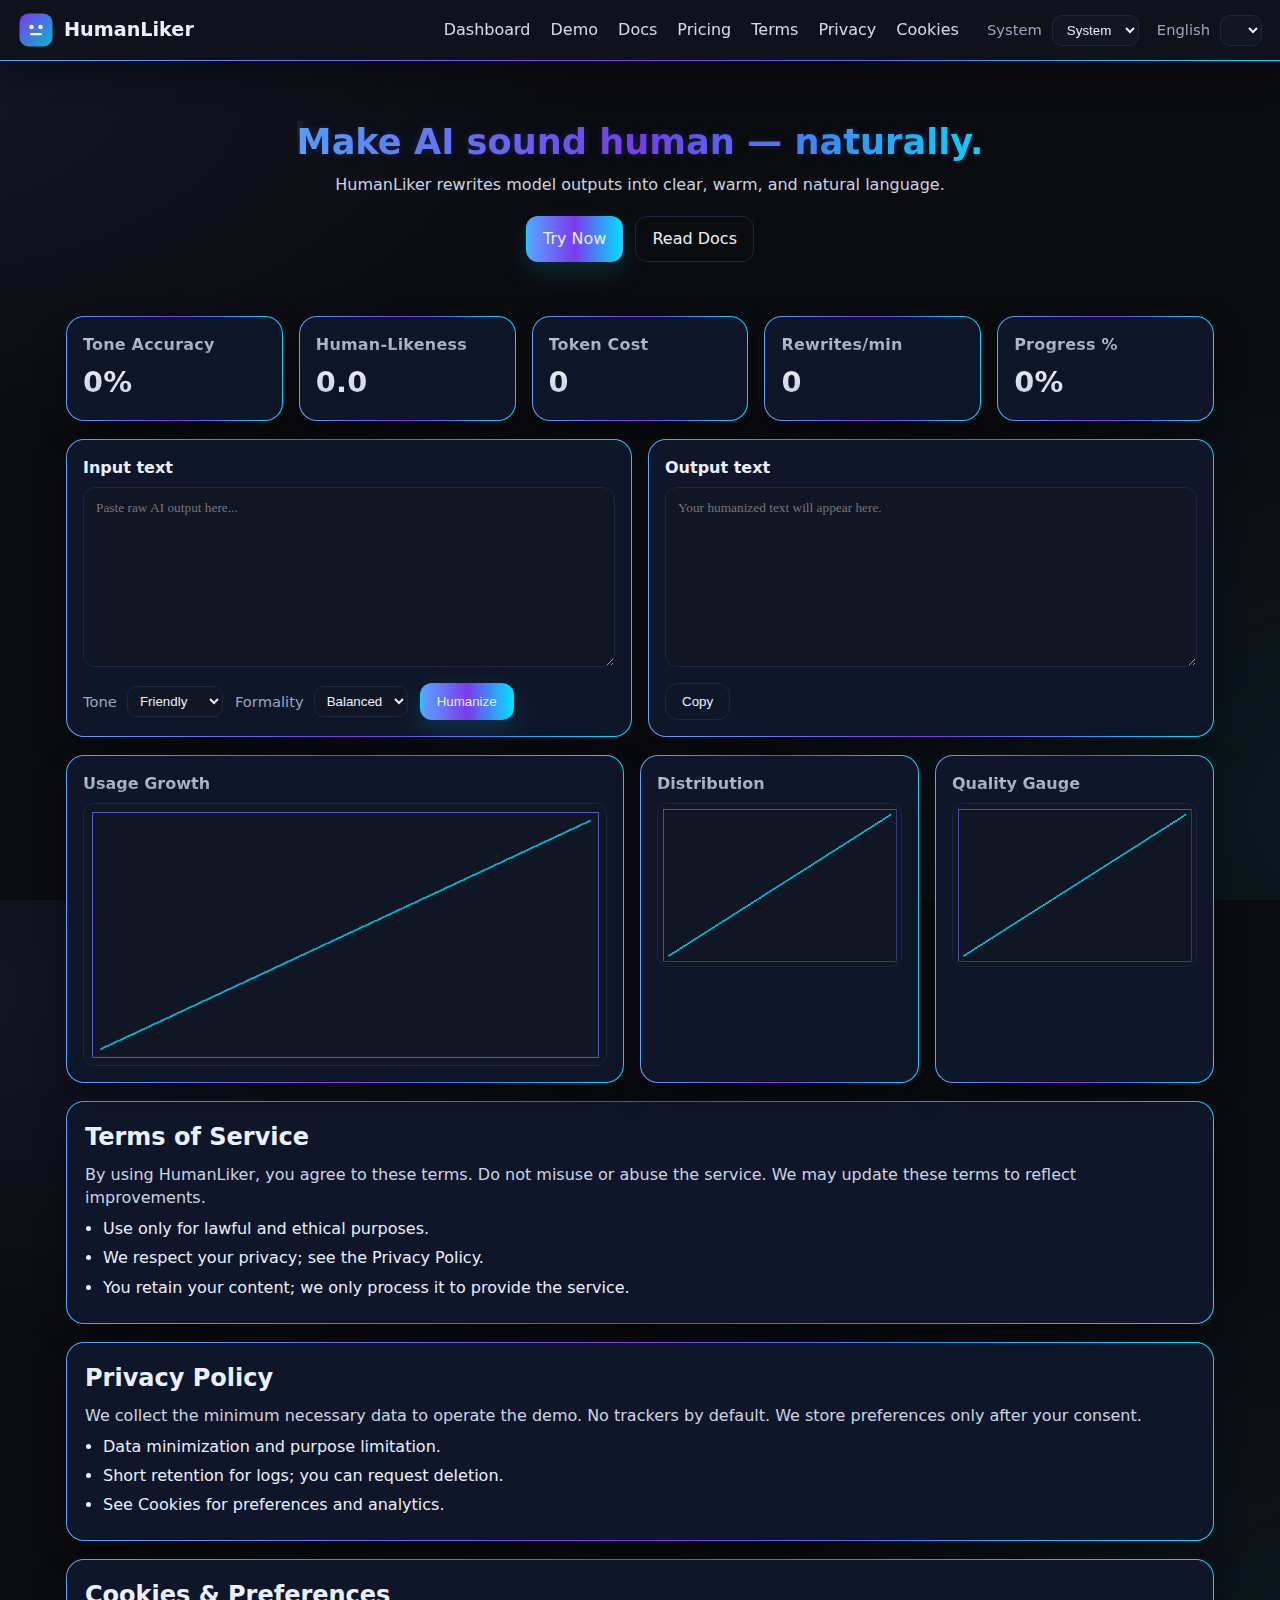
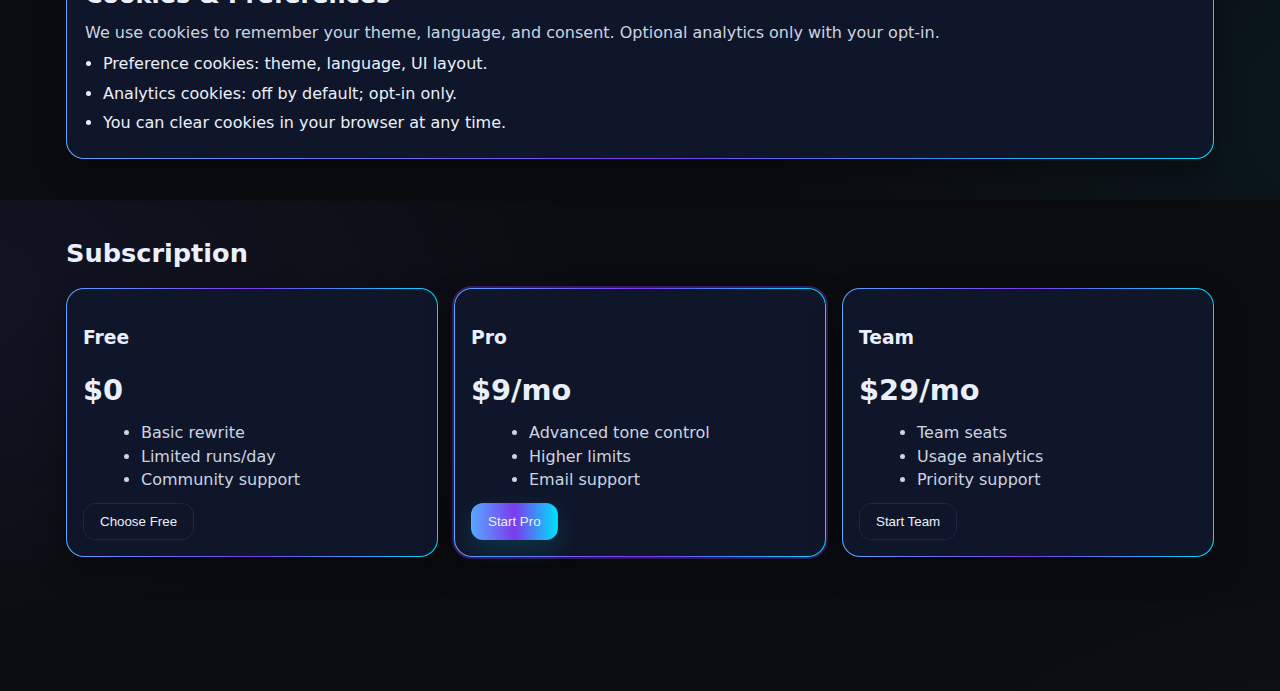
<file: v0.4 Great Update Testing/HumanLiker-v0.4-Promptly-Style-Demo-TigerFix_NeonLegalAuthSub/index.html>
<!doctype html>
<html lang="en" data-theme="auto">
<head>
  <meta charset="utf-8" />
  <meta name="viewport" content="width=device-width, initial-scale=1" />
  <title>HumanLiker v0.4 — Promptly Style Demo</title>
  <link rel="stylesheet" href="style.css" />
</head>
<body>
  <header class="topbar">
    

<div class="brand brand-inline" aria-label="HumanLiker">
  <svg class="brand-icon" xmlns="http://www.w3.org/2000/svg" viewBox="0 0 48 48" role="img">
    <defs>
      <linearGradient id="hlgrad" x1="0%" y1="0%" x2="100%" y2="100%">
        <stop offset="0%" stop-color="#7C3AED"/>
        <stop offset="100%" stop-color="#06B6D4"/>
      </linearGradient>
    </defs>
    <rect x="2" y="2" width="44" height="44" rx="12" ry="12" fill="url(#hlgrad)"/>
    <circle cx="18" cy="20" r="3" fill="#FFFFFF" opacity="0.95"/>
    <circle cx="30" cy="20" r="3" fill="#FFFFFF" opacity="0.95"/>
    <rect x="16" y="28" width="16" height="3" rx="1.5" fill="#FFFFFF" opacity="0.95"/>
  </svg>
  <span class="brand-name">HumanLiker</span>
</div>


    <nav class="controls">
      <div class="navlinks"><a href="#dashboard" data-i18n="nav_dashboard">Dashboard</a><a href="#demo" data-i18n="nav_demo">Demo</a><a href="#docs" data-i18n="nav_docs">Docs</a><a href="#pricing" data-i18n="nav_pricing">Pricing</a><a href="#terms" class="open-terms" data-i18n="nav_terms">Terms</a><a href="#privacy" class="open-privacy" data-i18n="nav_privacy">Privacy</a><a href="#cookies" class="open-cookies" data-i18n="nav_cookies">Cookies</a></div>
      <label class="control"><span data-i18n="appearance">System</span>
        <select id="themeSelect">
          <option value="auto" data-i18n="system">System</option>
          <option value="light" data-i18n="light">Light</option>
          <option value="dark" data-i18n="dark">Dark</option>
        </select>
      </label>
      <label class="control"><span data-i18n="language">English</span>
        <select id="langSelect"></select>
      </label>
    </nav>
  </header>

  <!-- Hero -->
  <section class="hero" id="hero">
    <div class="hero-inner">
      <h1 data-i18n="hero_title">Make AI sound human — naturally.</h1>
      <p class="hero-sub" data-i18n="hero_sub">HumanLiker rewrites model outputs into clear, warm, and natural language.</p>
      <div class="cta">
        <a href="#demo" class="btn primary" data-i18n="try_now">Try Now</a>
        <a href="#docs" class="btn ghost" data-i18n="read_docs">Read Docs</a>
      </div>
    </div>
  </section>

  <main class="container" id="dashboard">
    <!-- KPI Cards -->
    <section class="kpis">
      <div class="kpi card">
        <div class="metric-title grey-gradient-text" data-i18n="tone_acc">Tone Accuracy</div>
        <div class="kpi-value" id="kpiTone">0%</div>
      </div>
      <div class="kpi card">
        <div class="metric-title grey-gradient-text" data-i18n="hl_score">Human‑Likeness</div>
        <div class="kpi-value" id="kpiHuman">0.0</div>
      </div>
      <div class="kpi card">
        <div class="metric-title grey-gradient-text" data-i18n="token_cost">Token Cost</div>
        <div class="kpi-value" id="kpiCost">0</div>
      </div>
      <div class="kpi card">
        <div class="metric-title grey-gradient-text" data-i18n="rpm">Rewrites/min</div>
        <div class="kpi-value" id="kpiRPM">0</div>
      </div>
      <div class="kpi card">
        <div class="metric-title grey-gradient-text" data-i18n="progress">Progress %</div>
        <div class="kpi-value" id="kpiProgress">0%</div>
      </div>
    </section>

    <!-- Demo Panel -->
    <section class="panel-grid" id="demo">
      <div class="panel card">
        <div class="panel-title" data-i18n="input_text">Input text</div>
        <textarea id="inputArea" placeholder="Paste raw AI output here..."></textarea>
        <div class="panel-row">
          <label class="control sm">
            <span data-i18n="tone">Tone</span>
            <select id="toneSelect">
              <option value="friendly">Friendly</option>
              <option value="concise">Concise</option>
              <option value="confident">Confident</option>
              <option value="neutral">Neutral</option>
            </select>
          </label>
          <label class="control sm">
            <span data-i18n="grade">Formality</span>
            <select id="gradeSelect">
              <option value="casual">Casual</option>
              <option value="balanced" selected>Balanced</option>
              <option value="formal">Formal</option>
            </select>
          </label>
          <button class="btn primary" id="runBtn" data-i18n="humanize">Humanize</button>
        </div>
      </div>
      <div class="panel card">
        <div class="panel-title" data-i18n="output_text">Output text</div>
        <textarea id="outputArea" readonly placeholder="Your humanized text will appear here."></textarea>
        <div class="panel-row">
          <button class="btn ghost" id="copyBtn" data-i18n="copy">Copy</button>
          <span class="hint" id="copyHint" aria-live="polite"></span>
        </div>
      </div>
    </section>

    <!-- Simple chart placeholders -->
    <section class="charts" id="docs">
      <div class="card chart ph">
        <div class="chart-title grey-gradient-text">Usage Growth</div>
        <img src="assets/placeholder_line.png" alt="line chart placeholder" />
      </div>
      <div class="card chart ph">
        <div class="chart-title grey-gradient-text">Distribution</div>
        <img src="assets/placeholder_pie.png" alt="pie chart placeholder" />
      </div>
      <div class="card chart ph">
        <div class="chart-title grey-gradient-text">Quality Gauge</div>
        <img src="assets/placeholder_gauge.png" alt="gauge chart placeholder" />
      </div>
    </section>
  
    <!-- Legal sections -->
    <section class="legal terms card" id="terms">
      <h2 data-i18n="terms_title">Terms of Service</h2>
      <p data-i18n="terms_intro">By using HumanLiker, you agree to these terms. Do not misuse or abuse the service. We may update these terms to reflect improvements.</p>
      <ul>
        <li data-i18n="terms_use">Use only for lawful and ethical purposes.</li>
        <li data-i18n="terms_priv">We respect your privacy; see the Privacy Policy.</li>
        <li data-i18n="terms_ip">You retain your content; we only process it to provide the service.</li>
      </ul>
    </section>
    <section class="legal privacy card" id="privacy">
      <h2 data-i18n="privacy_title">Privacy Policy</h2>
      <p data-i18n="privacy_intro">We collect the minimum necessary data to operate the demo. No trackers by default. We store preferences only after your consent.</p>
      <ul>
        <li data-i18n="privacy_data">Data minimization and purpose limitation.</li>
        <li data-i18n="privacy_storage">Short retention for logs; you can request deletion.</li>
        <li data-i18n="privacy_cookies">See Cookies for preferences and analytics.</li>
      </ul>
    </section>
    <section class="legal cookies card" id="cookies">
      <h2 data-i18n="cookies_title">Cookies & Preferences</h2>
      <p data-i18n="cookies_intro">We use cookies to remember your theme, language, and consent. Optional analytics only with your opt‑in.</p>
      <ul>
        <li data-i18n="cookies_prefs">Preference cookies: theme, language, UI layout.</li>
        <li data-i18n="cookies_analytics">Analytics cookies: off by default; opt‑in only.</li>
        <li data-i18n="cookies_control">You can clear cookies in your browser at any time.</li>
      </ul>
    </section>
    
</main>

  
<section id="pricing" class="container">
  <h2 class="section-title">Subscription</h2>
  <div class="pricing-grid">
    <div class="card price">
      <h3>Free</h3>
      <p class="price-tag">$0</p>
      <ul>
        <li>Basic rewrite</li>
        <li>Limited runs/day</li>
        <li>Community support</li>
      </ul>
      <button class="btn ghost subscribe" data-plan="free">Choose Free</button>
    </div>
    <div class="card price featured">
      <h3>Pro</h3>
      <p class="price-tag">$9<span>/mo</span></p>
      <ul>
        <li>Advanced tone control</li>
        <li>Higher limits</li>
        <li>Email support</li>
      </ul>
      <button class="btn primary subscribe" data-plan="pro">Start Pro</button>
    </div>
    <div class="card price">
      <h3>Team</h3>
      <p class="price-tag">$29<span>/mo</span></p>
      <ul>
        <li>Team seats</li>
        <li>Usage analytics</li>
        <li>Priority support</li>
      </ul>
      <button class="btn ghost subscribe" data-plan="team">Start Team</button>
    </div>
  </div>
</section>

<footer class="footer">
    <div id="footer"></div>
  </footer>

  <script src="core.js"></script>

<div id="modalOverlay" class="modal-overlay" hidden></div>
<div id="modalTerms" class="modal card" role="dialog" aria-modal="true" hidden>
  <div class="modal-head">
    <h3 data-i18n="terms_title">Terms of Service</h3>
    <button class="btn ghost modal-close" data-close="modalTerms">✕</button>
  </div>
  <div class="modal-body">
    <p data-i18n="terms_intro">By using HumanLiker, you agree to these terms. Do not misuse or abuse the service. We may update these terms to reflect improvements.</p>
    <h4>Use of Service</h4>
    <ul>
      <li data-i18n="terms_use">Use only for lawful and ethical purposes.</li>
      <li>Commercial use permitted under your responsibility; no illegal or harmful content.</li>
      <li>Respect rate limits and fair use; do not attack or reverse-engineer the demo.</li>
    </ul>
    <h4>Content & IP</h4>
    <ul>
      <li data-i18n="terms_ip">You retain your content; we only process it to provide the service.</li>
      <li>Generated text may be transiently cached to improve product reliability.</li>
    </ul>
    <h4>Availability</h4>
    <ul>
      <li>The demo may change, pause, or terminate without prior notice.</li>
      <li>We are not liable for indirect or incidental damages caused by downtime.</li>
    </ul>
  </div>
</div>
<div id="modalPrivacy" class="modal card" role="dialog" aria-modal="true" hidden>
  <div class="modal-head">
    <h3 data-i18n="privacy_title">Privacy Policy</h3>
    <button class="btn ghost modal-close" data-close="modalPrivacy">✕</button>
  </div>
  <div class="modal-body">
    <p data-i18n="privacy_intro">We collect the minimum necessary data to operate the demo. No trackers by default. We store preferences only after your consent.</p>
    <h4>Data We Handle</h4>
    <ul>
      <li data-i18n="privacy_data">Data minimization and purpose limitation.</li>
      <li>Runtime logs (errors, performance) are ephemeral and rotated.</li>
      <li>We never sell personal data. We do not use third‑party trackers.</li>
    </ul>
    <h4>Retention & Deletion</h4>
    <ul>
      <li data-i18n="privacy_storage">Short retention for logs; you can request deletion.</li>
      <li>Preferences (theme, language) only after opt‑in; stored in your browser.</li>
    </ul>
    <h4>Security</h4>
    <ul>
      <li>HTTPS recommended. Avoid sharing secrets in the demo.</li>
    </ul>
  </div>
</div>
<div id="modalCookies" class="modal card" role="dialog" aria-modal="true" hidden>
  <div class="modal-head">
    <h3 data-i18n="cookies_title">Cookies & Preferences</h3>
    <button class="btn ghost modal-close" data-close="modalCookies">✕</button>
  </div>
  <div class="modal-body">
    <p data-i18n="cookies_intro">We use cookies to remember your theme, language, and consent. Optional analytics only with your opt‑in.</p>
    <h4>Types</h4>
    <ul>
      <li data-i18n="cookies_prefs">Preference cookies: theme, language, UI layout.</li>
      <li data-i18n="cookies_analytics">Analytics cookies: off by default; opt‑in only.</li>
    </ul>
    <h4 data-i18n="cookies_control">You can clear cookies in your browser at any time.</h4>
  </div>
</div>


<div id="modalLogin" class="modal card" role="dialog" aria-modal="true" hidden>
  <div class="modal-head">
    <h3>Log in</h3>
    <button class="btn ghost modal-close" data-close="modalLogin">✕</button>
  </div>
  <div class="modal-body">
    <label>Email <input type="email" id="loginEmail" placeholder="you@example.com"></label>
    <label>Password <input type="password" id="loginPass" placeholder="••••••••"></label>
    <button class="btn primary" id="loginDo">Log in</button>
    <p class="hint" id="loginHint"></p>
  </div>
</div>
<div id="modalSignup" class="modal card" role="dialog" aria-modal="true" hidden>
  <div class="modal-head">
    <h3>Sign up</h3>
    <button class="btn ghost modal-close" data-close="modalSignup">✕</button>
  </div>
  <div class="modal-body">
    <label>Email <input type="email" id="suEmail" placeholder="you@example.com"></label>
    <label>Password <input type="password" id="suPass" placeholder="Min 8 chars"></label>
    <label><input type="checkbox" id="suAgree"> I agree to <a href="#terms" class="open-terms">Terms</a></label>
    <button class="btn primary" id="signupDo">Create account</button>
    <p class="hint" id="signupHint"></p>
  </div>
</div>

</body>
</html>
</file>
<file: HumanLiker-v0.4-Promptly-Style-Demo-TigerFix_HLFaceNav/style.css>
/* HumanLiker v0.4 Promptly-Style — core theme */
:root{
  --bg:#0b0c10;--bg-soft:#0f121a;--card:#111624;--text:#eaf0fb;--muted:#9aa6bd;
  --border:#1e2740;--primary:#7c3aed;--accent:#06b6d4;--ok:#34d399;--warn:#fbbf24;--err:#f87171;
  --shadow:0 12px 30px rgba(0,0,0,.35);
  --brand-a:#58A6FF; --brand-b:#7C3AED; --brand-c:#00E0FF;
  --surface-1:#0f1422; --surface-2:#10162a;
  --grey-1:#cbd5e1; --grey-3:#8a93a6;
}
[data-theme="light"]{
  --bg:#f6f8fb;--bg-soft:#ffffff;--card:#ffffff;--text:#0b0d13;--muted:#4b5565;
  --border:#e6e9f2;--primary:#6d28d9;--accent:#0ea5b7;--ok:#059669;--warn:#b45309;--err:#b91c1c;
  --shadow:0 10px 26px rgba(0,0,0,.08);
  --surface-1:#ffffff; --surface-2:#ffffff;
  --grey-1:#334155; --grey-3:#6b7280;
}

*{box-sizing:border-box}
html,body{height:100%}
body{
  margin:0;background:radial-gradient(1200px 600px at -10% 10%,rgba(99,102,241,.10),transparent 60%),
                   radial-gradient(1000px 700px at 110% 90%,rgba(6,182,212,.08),transparent 65%),
                   var(--bg);
  color:var(--text); font: 16px/1.45 Inter, ui-sans-serif, system-ui, -apple-system, Segoe UI, Roboto, "Helvetica Neue", Arial;
}

/* Topbar */
.topbar{
  display:flex; align-items:center; justify-content:space-between; gap:18px;
  padding:12px 18px; position:sticky; top:0; z-index:50; background:var(--bg-soft);
  border-bottom:1px solid transparent;
  border-image:linear-gradient(90deg,var(--brand-a),var(--brand-b),var(--brand-c)) 1;
  box-shadow:var(--shadow);
}
.brand-inline{ display:inline-flex; align-items:center; filter: drop-shadow(0 0 1px rgba(99,102,241,.12)) drop-shadow(0 0 1.5px rgba(6,182,212,.10)); }
.brand-inline .brand-svg{ height:48px; width:auto; display:block; }
@media (min-width:1280px){ .brand-inline .brand-svg{ height:52px; } }

.controls{display:flex; align-items:center; gap:18px}
.navlinks a{ color:var(--text); text-decoration:none; opacity:.9; padding:8px 10px; border-radius:8px; }
.navlinks a:hover{ opacity:1; background:rgba(255,255,255,.04) }
.control{ display:flex; align-items:center; gap:10px; font-size:.92rem; color:var(--muted) }
.control select{ background:var(--card); color:var(--text); border:1px solid var(--border); border-radius:10px; padding:6px 10px }

/* Hero */
.hero{ display:flex; align-items:center; justify-content:center; padding:60px 16px 36px }
.hero-inner{ max-width:960px; text-align:center }
.hero h1{ font-size:2.2rem; line-height:1.2; margin:0 0 10px; font-weight:800 }
.hero-sub{ color:var(--grey-1); margin:0 0 20px }
.cta{ display:flex; gap:12px; justify-content:center }
.btn{ display:inline-flex; align-items:center; justify-content:center; padding:10px 16px; border-radius:12px; border:1px solid var(--border); text-decoration:none; color:var(--text) }
.btn.primary{ background: linear-gradient(90deg,var(--brand-a),var(--brand-b),var(--brand-c)); border-color:transparent; }
.btn.ghost{ background: transparent }
.btn:hover{ filter: brightness(1.05) }
.btn:active{ transform: scale(.98) }

/* Container */
.container{ max-width:1180px; margin:0 auto; padding:18px 16px 42px }

/* Cards & KPI */
.card{
  background: linear-gradient(var(--surface-2),var(--surface-2)) padding-box,
              linear-gradient(90deg,var(--brand-a),var(--brand-b),var(--brand-c)) border-box;
  border:1px solid transparent; border-radius:18px; padding:16px; box-shadow:var(--shadow);
}
.kpis{ display:grid; grid-template-columns: repeat(5, 1fr); gap:16px; margin-bottom:18px }
.metric-title{ font-weight:700; letter-spacing:.2px }
.grey-gradient-text{ background: linear-gradient(180deg,var(--grey-1),var(--grey-3)); -webkit-background-clip:text; background-clip:text; color:transparent }
.kpi-value{ font-weight:800; font-size:1.4rem }

/* Panels */
.panel-grid{ display:grid; grid-template-columns:1fr 1fr; gap:16px; margin-top:12px }
.panel-title{ font-weight:800; margin-bottom:8px }
textarea{ width:100%; min-height:180px; resize:vertical; background:var(--card); color:var(--text);
  border:1px solid var(--border); border-radius:12px; padding:12px; font-family:Inter, ui-sans-serif; }
.panel-row{ display:flex; align-items:center; gap:12px; margin-top:10px }
.control.sm select{ padding:6px 8px; border-radius:10px }

/* Charts */
.charts{ display:grid; grid-template-columns:2fr 1fr 1fr; gap:16px; margin-top:18px }
.chart-title{ font-weight:800; margin-bottom:8px }
.chart.ph img{ display:block; width:100%; height:auto; border-radius:12px; border:1px solid var(--border) }

/* Footer */
.footer{ padding:28px 16px 36px; color:var(--muted) }
.footer-split{ display:inline-flex; align-items:center; gap:8px; margin-right:16px }

/* Misc */
a{ color:var(--text) }


/* === HumanLiker Promptly-Style Upgrade: brand alignment + legal cards === */
.brand-inline{ display:inline-flex; align-items:center; filter: drop-shadow(0 0 1px rgba(99,102,241,.12)) drop-shadow(0 0 1.5px rgba(6,182,212,.10)); }
.brand-inline .brand-svg{ height:48px; width:auto; display:block; }
@media (min-width:1280px){ .brand-inline .brand-svg{ height:52px; } }
.legal{ margin-top:18px; padding:18px }
.legal h2{ margin:0 0 8px; font-weight:800 }
.legal p{ margin:0 0 6px; color:var(--grey-1) }
.legal ul{ margin:8px 0 0 18px; padding:0 }
.legal li{ margin:6px 0 }



/* === TigerFix: P2-style brand (face icon + plain wordmark) === */
.brand-inline{ display:inline-flex; align-items:center; gap:10px; filter:none; }
.brand-icon{ height:32px; width:32px; display:block; border-radius:10px; }
@media (min-width:1280px){ .brand-icon{ height:36px; width:36px; } }
.brand-name{
  font-family: Poppins, Inter, system-ui;
  font-weight: 800;
  font-size: 1.2rem;
  letter-spacing: 0;
  color: var(--text);
  text-shadow: none;
}
/* keep topbar underline as-is; remove previous breathing/halo on brand */
.brand-svg, .logo-glow{ animation:none !important; filter:none !important; }
</file>
<file: HumanLiker-v0.4-Promptly-Style-Demo-TigerFix_UI8Lang_Legal/style.css>
/* HumanLiker v0.4 Promptly-Style — core theme */
:root{
  --bg:#0b0c10;--bg-soft:#0f121a;--card:#111624;--text:#eaf0fb;--muted:#9aa6bd;
  --border:#1e2740;--primary:#7c3aed;--accent:#06b6d4;--ok:#34d399;--warn:#fbbf24;--err:#f87171;
  --shadow:0 12px 30px rgba(0,0,0,.35);
  --brand-a:#58A6FF; --brand-b:#7C3AED; --brand-c:#00E0FF;
  --surface-1:#0f1422; --surface-2:#10162a;
  --grey-1:#cbd5e1; --grey-3:#8a93a6;
}
[data-theme="light"]{
  --bg:#f6f8fb;--bg-soft:#ffffff;--card:#ffffff;--text:#0b0d13;--muted:#4b5565;
  --border:#e6e9f2;--primary:#6d28d9;--accent:#0ea5b7;--ok:#059669;--warn:#b45309;--err:#b91c1c;
  --shadow:0 10px 26px rgba(0,0,0,.08);
  --surface-1:#ffffff; --surface-2:#ffffff;
  --grey-1:#334155; --grey-3:#6b7280;
}

*{box-sizing:border-box}
html,body{height:100%}
body{
  margin:0;background:radial-gradient(1200px 600px at -10% 10%,rgba(99,102,241,.10),transparent 60%),
                   radial-gradient(1000px 700px at 110% 90%,rgba(6,182,212,.08),transparent 65%),
                   var(--bg);
  color:var(--text); font: 16px/1.45 Inter, ui-sans-serif, system-ui, -apple-system, Segoe UI, Roboto, "Helvetica Neue", Arial;
}

/* Topbar */
.topbar{
  display:flex; align-items:center; justify-content:space-between; gap:18px;
  padding:12px 18px; position:sticky; top:0; z-index:50; background:var(--bg-soft);
  border-bottom:1px solid transparent;
  border-image:linear-gradient(90deg,var(--brand-a),var(--brand-b),var(--brand-c)) 1;
  box-shadow:var(--shadow);
}
.brand-inline{ display:inline-flex; align-items:center; filter: drop-shadow(0 0 1px rgba(99,102,241,.12)) drop-shadow(0 0 1.5px rgba(6,182,212,.10)); }
.brand-inline .brand-svg{ height:48px; width:auto; display:block; }
@media (min-width:1280px){ .brand-inline .brand-svg{ height:52px; } }

.controls{display:flex; align-items:center; gap:18px}
.navlinks a{ color:var(--text); text-decoration:none; opacity:.9; padding:8px 10px; border-radius:8px; }
.navlinks a:hover{ opacity:1; background:rgba(255,255,255,.04) }
.control{ display:flex; align-items:center; gap:10px; font-size:.92rem; color:var(--muted) }
.control select{ background:var(--card); color:var(--text); border:1px solid var(--border); border-radius:10px; padding:6px 10px }

/* Hero */
.hero{ display:flex; align-items:center; justify-content:center; padding:60px 16px 36px }
.hero-inner{ max-width:960px; text-align:center }
.hero h1{ font-size:2.2rem; line-height:1.2; margin:0 0 10px; font-weight:800 }
.hero-sub{ color:var(--grey-1); margin:0 0 20px }
.cta{ display:flex; gap:12px; justify-content:center }
.btn{ display:inline-flex; align-items:center; justify-content:center; padding:10px 16px; border-radius:12px; border:1px solid var(--border); text-decoration:none; color:var(--text) }
.btn.primary{ background: linear-gradient(90deg,var(--brand-a),var(--brand-b),var(--brand-c)); border-color:transparent; }
.btn.ghost{ background: transparent }
.btn:hover{ filter: brightness(1.05) }
.btn:active{ transform: scale(.98) }

/* Container */
.container{ max-width:1180px; margin:0 auto; padding:18px 16px 42px }

/* Cards & KPI */
.card{
  background: linear-gradient(var(--surface-2),var(--surface-2)) padding-box,
              linear-gradient(90deg,var(--brand-a),var(--brand-b),var(--brand-c)) border-box;
  border:1px solid transparent; border-radius:18px; padding:16px; box-shadow:var(--shadow);
}
.kpis{ display:grid; grid-template-columns: repeat(5, 1fr); gap:16px; margin-bottom:18px }
.metric-title{ font-weight:700; letter-spacing:.2px }
.grey-gradient-text{ background: linear-gradient(180deg,var(--grey-1),var(--grey-3)); -webkit-background-clip:text; background-clip:text; color:transparent }
.kpi-value{ font-weight:800; font-size:1.4rem }

/* Panels */
.panel-grid{ display:grid; grid-template-columns:1fr 1fr; gap:16px; margin-top:12px }
.panel-title{ font-weight:800; margin-bottom:8px }
textarea{ width:100%; min-height:180px; resize:vertical; background:var(--card); color:var(--text);
  border:1px solid var(--border); border-radius:12px; padding:12px; font-family:Inter, ui-sans-serif; }
.panel-row{ display:flex; align-items:center; gap:12px; margin-top:10px }
.control.sm select{ padding:6px 8px; border-radius:10px }

/* Charts */
.charts{ display:grid; grid-template-columns:2fr 1fr 1fr; gap:16px; margin-top:18px }
.chart-title{ font-weight:800; margin-bottom:8px }
.chart.ph img{ display:block; width:100%; height:auto; border-radius:12px; border:1px solid var(--border) }

/* Footer */
.footer{ padding:28px 16px 36px; color:var(--muted) }
.footer-split{ display:inline-flex; align-items:center; gap:8px; margin-right:16px }

/* Misc */
a{ color:var(--text) }


/* === HumanLiker Promptly-Style Upgrade: brand alignment + legal cards === */
.brand-inline{ display:inline-flex; align-items:center; filter: drop-shadow(0 0 1px rgba(99,102,241,.12)) drop-shadow(0 0 1.5px rgba(6,182,212,.10)); }
.brand-inline .brand-svg{ height:48px; width:auto; display:block; }
@media (min-width:1280px){ .brand-inline .brand-svg{ height:52px; } }
.legal{ margin-top:18px; padding:18px }
.legal h2{ margin:0 0 8px; font-weight:800 }
.legal p{ margin:0 0 6px; color:var(--grey-1) }
.legal ul{ margin:8px 0 0 18px; padding:0 }
.legal li{ margin:6px 0 }
</file>
<file: HumanLiker-v0.4-Promptly-Style-Demo/style.css>
/* HumanLiker v0.4 Promptly-Style — core theme */
:root{
  --bg:#0b0c10;--bg-soft:#0f121a;--card:#111624;--text:#eaf0fb;--muted:#9aa6bd;
  --border:#1e2740;--primary:#7c3aed;--accent:#06b6d4;--ok:#34d399;--warn:#fbbf24;--err:#f87171;
  --shadow:0 12px 30px rgba(0,0,0,.35);
  --brand-a:#58A6FF; --brand-b:#7C3AED; --brand-c:#00E0FF;
  --surface-1:#0f1422; --surface-2:#10162a;
  --grey-1:#cbd5e1; --grey-3:#8a93a6;
}
[data-theme="light"]{
  --bg:#f6f8fb;--bg-soft:#ffffff;--card:#ffffff;--text:#0b0d13;--muted:#4b5565;
  --border:#e6e9f2;--primary:#6d28d9;--accent:#0ea5b7;--ok:#059669;--warn:#b45309;--err:#b91c1c;
  --shadow:0 10px 26px rgba(0,0,0,.08);
  --surface-1:#ffffff; --surface-2:#ffffff;
  --grey-1:#334155; --grey-3:#6b7280;
}

*{box-sizing:border-box}
html,body{height:100%}
body{
  margin:0;background:radial-gradient(1200px 600px at -10% 10%,rgba(99,102,241,.10),transparent 60%),
                   radial-gradient(1000px 700px at 110% 90%,rgba(6,182,212,.08),transparent 65%),
                   var(--bg);
  color:var(--text); font: 16px/1.45 Inter, ui-sans-serif, system-ui, -apple-system, Segoe UI, Roboto, "Helvetica Neue", Arial;
}

/* Topbar */
.topbar{
  display:flex; align-items:center; justify-content:space-between; gap:18px;
  padding:12px 18px; position:sticky; top:0; z-index:50; background:var(--bg-soft);
  border-bottom:1px solid transparent;
  border-image:linear-gradient(90deg,var(--brand-a),var(--brand-b),var(--brand-c)) 1;
  box-shadow:var(--shadow);
}
.brand-inline{ display:inline-flex; align-items:center; filter: drop-shadow(0 0 1px rgba(99,102,241,.12)) drop-shadow(0 0 1.5px rgba(6,182,212,.10)); }
.brand-inline .brand-svg{ height:48px; width:auto; display:block; }
@media (min-width:1280px){ .brand-inline .brand-svg{ height:52px; } }

.controls{display:flex; align-items:center; gap:18px}
.navlinks a{ color:var(--text); text-decoration:none; opacity:.9; padding:8px 10px; border-radius:8px; }
.navlinks a:hover{ opacity:1; background:rgba(255,255,255,.04) }
.control{ display:flex; align-items:center; gap:10px; font-size:.92rem; color:var(--muted) }
.control select{ background:var(--card); color:var(--text); border:1px solid var(--border); border-radius:10px; padding:6px 10px }

/* Hero */
.hero{ display:flex; align-items:center; justify-content:center; padding:60px 16px 36px }
.hero-inner{ max-width:960px; text-align:center }
.hero h1{ font-size:2.2rem; line-height:1.2; margin:0 0 10px; font-weight:800 }
.hero-sub{ color:var(--grey-1); margin:0 0 20px }
.cta{ display:flex; gap:12px; justify-content:center }
.btn{ display:inline-flex; align-items:center; justify-content:center; padding:10px 16px; border-radius:12px; border:1px solid var(--border); text-decoration:none; color:var(--text) }
.btn.primary{ background: linear-gradient(90deg,var(--brand-a),var(--brand-b),var(--brand-c)); border-color:transparent; }
.btn.ghost{ background: transparent }
.btn:hover{ filter: brightness(1.05) }
.btn:active{ transform: scale(.98) }

/* Container */
.container{ max-width:1180px; margin:0 auto; padding:18px 16px 42px }

/* Cards & KPI */
.card{
  background: linear-gradient(var(--surface-2),var(--surface-2)) padding-box,
              linear-gradient(90deg,var(--brand-a),var(--brand-b),var(--brand-c)) border-box;
  border:1px solid transparent; border-radius:18px; padding:16px; box-shadow:var(--shadow);
}
.kpis{ display:grid; grid-template-columns: repeat(5, 1fr); gap:16px; margin-bottom:18px }
.metric-title{ font-weight:700; letter-spacing:.2px }
.grey-gradient-text{ background: linear-gradient(180deg,var(--grey-1),var(--grey-3)); -webkit-background-clip:text; background-clip:text; color:transparent }
.kpi-value{ font-weight:800; font-size:1.4rem }

/* Panels */
.panel-grid{ display:grid; grid-template-columns:1fr 1fr; gap:16px; margin-top:12px }
.panel-title{ font-weight:800; margin-bottom:8px }
textarea{ width:100%; min-height:180px; resize:vertical; background:var(--card); color:var(--text);
  border:1px solid var(--border); border-radius:12px; padding:12px; font-family:Inter, ui-sans-serif; }
.panel-row{ display:flex; align-items:center; gap:12px; margin-top:10px }
.control.sm select{ padding:6px 8px; border-radius:10px }

/* Charts */
.charts{ display:grid; grid-template-columns:2fr 1fr 1fr; gap:16px; margin-top:18px }
.chart-title{ font-weight:800; margin-bottom:8px }
.chart.ph img{ display:block; width:100%; height:auto; border-radius:12px; border:1px solid var(--border) }

/* Footer */
.footer{ padding:28px 16px 36px; color:var(--muted) }
.footer-split{ display:inline-flex; align-items:center; gap:8px; margin-right:16px }

/* Misc */
a{ color:var(--text) }
</file>
<file: HumanLiker0.1(Demo)/styles.css>
:root { --bg:#0b0c10; --card:#111217; --muted:#9aa3b2; --fg:#e8ebf2; --accent:#7aa2f7; }
*{box-sizing:border-box} body{margin:0;background:var(--bg);color:var(--fg);font:16px/1.5 system-ui,-apple-system,Segoe UI,Roboto,Helvetica,Arial}
header{padding:18px 20px;border-bottom:1px solid #222531;background:#0c0e14;position:sticky;top:0;z-index:10;display:flex;align-items:center;justify-content:space-between}
h1{margin:0;font-weight:700;font-size:20px}
.badge{display:inline-block;margin-left:8px;padding:2px 8px;border-radius:999px;border:1px solid #313852;color:var(--muted);font-size:12px}
.nav a{color:var(--muted);margin-left:12px;text-decoration:none}
.nav a.active{color:var(--fg);}
main{max-width:1100px;margin:24px auto;padding:0 16px;display:grid;gap:16px;grid-template-columns:1fr 1fr}
.card{background:var(--card);border:1px solid #1b1f2a;border-radius:16px;padding:16px;box-shadow:0 0 0 1px #0f1320 inset}
.stack{display:flex;flex-direction:column;gap:12px}
label{font-size:12px;color:var(--muted)}
textarea{width:100%;min-height:280px;background:#0b0e17;color:var(--fg);border:1px solid #22283a;border-radius:12px;padding:12px;resize:vertical;font-family:UI-monospace,Menlo,Consolas,monospace}
select,input[type="range"]{width:100%}
.row{display:flex;gap:12px;align-items:center;flex-wrap:wrap}
.row>div{flex:1}
.toggles label{display:flex;gap:8px;align-items:center}
.btns{display:flex;gap:12px;flex-wrap:wrap}
button{padding:10px 14px;background:#121629;border:1px solid #2a3150;border-radius:12px;color:var(--fg);cursor:pointer}
button.primary{background:var(--accent);border-color:var(--accent);color:#0b0c10;font-weight:700}
button:active{transform:translateY(1px)}
.hint{font-size:12px;color:var(--muted)}
footer{max-width:1100px;margin:8px auto 32px;padding:0 16px;color:var(--muted);font-size:12px}
@media (max-width: 960px){ main{grid-template-columns:1fr} }
</file>
<file: HumanLiker0.2(Demo)/styles.css>
:root { --bg:#0b0c10; --card:#111217; --muted:#9aa3b2; --fg:#e8ebf2; --accent:#7aa2f7; }
*{box-sizing:border-box} body{margin:0;background:var(--bg);color:var(--fg);font:16px/1.5 system-ui,-apple-system,Segoe UI,Roboto,Helvetica,Arial}
header{padding:18px 20px;border-bottom:1px solid #222531;background:#0c0e14;position:sticky;top:0;z-index:10;display:flex;align-items:center;justify-content:space-between;gap:12px}
h1{margin:0;font-weight:700;font-size:20px}
.badge{display:inline-block;margin-left:8px;padding:2px 8px;border-radius:999px;border:1px solid #313852;color:var(--muted);font-size:12px}
.nav{display:flex;align-items:center;gap:12px;flex-wrap:wrap}
.nav a{color:var(--muted);text-decoration:none;padding:4px 6px}
.nav a.active{color:var(--fg);}
.lang-switch{display:flex;gap:8px;align-items:center;border-left:1px solid #222531;padding-left:10px;margin-left:6px}
main{max-width:1100px;margin:24px auto;padding:0 16px;display:grid;gap:16px;grid-template-columns:1fr 1fr}
.card{background:var(--card);border:1px solid #1b1f2a;border-radius:16px;padding:16px;box-shadow:0 0 0 1px #0f1320 inset}
.stack{display:flex;flex-direction:column;gap:12px}
label{font-size:12px;color:var(--muted)}
textarea{width:100%;min-height:280px;background:#0b0e17;color:var(--fg);border:1px solid #22283a;border-radius:12px;padding:12px;resize:vertical;font-family:UI-monospace,Menlo,Consolas,monospace}
select,input[type="range"]{width:100%}
.row{display:flex;gap:12px;align-items:center;flex-wrap:wrap}
.row>div{flex:1}
.toggles label{display:flex;gap:8px;align-items:center}
.btns{display:flex;gap:12px;flex-wrap:wrap}
button{padding:10px 14px;background:#121629;border:1px solid #2a3150;border-radius:12px;color:var(--fg);cursor:pointer}
button.primary{background:var(--accent);border-color:var(--accent);color:#0b0c10;font-weight:700}
button:active{transform:translateY(1px)}
.hint{font-size:12px;color:var(--muted)}
footer{max-width:1100px;margin:8px auto 32px;padding:0 16px;color:var(--muted);font-size:12px}
@media (max-width: 960px){ main{grid-template-columns:1fr} }
</file>
<file: HumanLiker0.3(Demo)/styles.css>
:root{
  --bg:#ffffff; --fg:#0b0b0c; --muted:#666; --primary:#7c3aed; --card:#f5f5f7; --border:#e5e7eb;
}
@media (prefers-color-scheme: dark){
  :root{
    --bg:#0b0b0c; --fg:#f5f5f5; --muted:#a3a3a3; --primary:#8b5cf6; --card:#16161a; --border:#2a2a2e;
  }
}
:root[data-theme="light"]{ --bg:#ffffff; --fg:#0b0b0c; --muted:#666; --primary:#7c3aed; --card:#f5f5f7; --border:#e5e7eb; }
:root[data-theme="dark"]{ --bg:#0b0b0c; --fg:#f5f5f5; --muted:#a3a3a3; --primary:#8b5cf6; --card:#16161a; --border:#2a2a2e; }

*{box-sizing:border-box}
html,body{height:100%}
body{margin:0;font:16px/1.5 ui-sans-serif,system-ui,-apple-system,Segoe UI,Roboto,Noto Sans,Arial;background:var(--bg);color:var(--fg);}
a{color:var(--primary);text-decoration:none}
.container{max-width:980px;margin:0 auto;padding:20px}
.card{background:var(--card);border:1px solid var(--border);border-radius:14px;padding:18px}
.row{display:flex;gap:10px;align-items:center}
nav{display:flex;justify-content:space-between;align-items:center;padding:12px 20px;border-bottom:1px solid var(--border);position:sticky;top:0;background:var(--bg);}
.brand{display:flex;align-items:center;gap:10px;font-weight:700}
.badge{font-size:12px;padding:4px 8px;border-radius:999px;border:1px solid var(--border);background:var(--card)}
.actions{display:flex;gap:10px;align-items:center}
select,input,button,textarea{border-radius:10px;border:1px solid var(--border);background:transparent;color:var(--fg);padding:10px}
button{background:var(--primary);color:#fff;border:none;cursor:pointer}
textarea{width:100%}
.footer{border-top:1px solid var(--border);margin-top:40px;padding:20px;display:flex;gap:20px;justify-content:space-between}
.cookie{position:fixed;left:50%;transform:translateX(-50%);bottom:12px;width:min(720px,calc(100% - 24px));}
.notice{font-size:12px;color:var(--muted)}
.grid{display:grid;grid-template-columns:repeat(12,1fr);gap:12px}
.col-6{grid-column:span 6}
@media(max-width:780px){.col-6{grid-column:span 12}}

button, a.badge {
  display: inline-block;
  background-color: #007bff;
  color: white;
  border: none;
  border-radius: 6px;
  padding: 8px 16px;
  text-decoration: none;
  font-weight: 500;
  cursor: pointer;
  transition: background-color 0.2s ease;
}
button:hover, a.badge:hover {
  background-color: #0056b3;
}

/* --- Human Purple Theme v5 --- */

:root {
  --primary: #8b5cf6;
  --primary-hover: #7c3aed;
}

button, a.badge {
  display: inline-block;
  background-color: var(--primary);
  color: white;
  border: none;
  border-radius: 6px;
  padding: 8px 16px;
  text-decoration: none;
  font-weight: 500;
  cursor: pointer;
  transition: background-color 0.2s ease, transform 0.1s ease;
}
button:hover, a.badge:hover {
  background-color: var(--primary-hover);
  transform: scale(1.02);
}

.brand span:first-child {
  font-weight: 700;
  background: linear-gradient(90deg, #8b5cf6, #c084fc);
  -webkit-background-clip: text;
  -webkit-text-fill-color: transparent;
}
</file>
<file: v0.4 Great Update Testing/HumanLiker-v0.4-Promptly-Style-Demo-TigerFix_NeonLegalAuthSub/style.css>
/* HumanLiker v0.4 Promptly-Style — core theme */
:root{
  --bg:#0b0c10;--bg-soft:#0f121a;--card:#111624;--text:#eaf0fb;--muted:#9aa6bd;
  --border:#1e2740;--primary:#7c3aed;--accent:#06b6d4;--ok:#34d399;--warn:#fbbf24;--err:#f87171;
  --shadow:0 12px 30px rgba(0,0,0,.35);
  --brand-a:#58A6FF; --brand-b:#7C3AED; --brand-c:#00E0FF;
  --surface-1:#0f1422; --surface-2:#10162a;
  --grey-1:#cbd5e1; --grey-3:#8a93a6;
}
[data-theme="light"]{
  --bg:#f6f8fb;--bg-soft:#ffffff;--card:#ffffff;--text:#0b0d13;--muted:#4b5565;
  --border:#e6e9f2;--primary:#6d28d9;--accent:#0ea5b7;--ok:#059669;--warn:#b45309;--err:#b91c1c;
  --shadow:0 10px 26px rgba(0,0,0,.08);
  --surface-1:#ffffff; --surface-2:#ffffff;
  --grey-1:#334155; --grey-3:#6b7280;
}

*{box-sizing:border-box}
html,body{height:100%}
body{
  margin:0;background:radial-gradient(1200px 600px at -10% 10%,rgba(99,102,241,.10),transparent 60%),
                   radial-gradient(1000px 700px at 110% 90%,rgba(6,182,212,.08),transparent 65%),
                   var(--bg);
  color:var(--text); font: 16px/1.45 Inter, ui-sans-serif, system-ui, -apple-system, Segoe UI, Roboto, "Helvetica Neue", Arial;
}

/* Topbar */
.topbar{
  display:flex; align-items:center; justify-content:space-between; gap:18px;
  padding:12px 18px; position:sticky; top:0; z-index:50; background:var(--bg-soft);
  border-bottom:1px solid transparent;
  border-image:linear-gradient(90deg,var(--brand-a),var(--brand-b),var(--brand-c)) 1;
  box-shadow:var(--shadow);
}
.brand-inline{ display:inline-flex; align-items:center; filter: drop-shadow(0 0 1px rgba(99,102,241,.12)) drop-shadow(0 0 1.5px rgba(6,182,212,.10)); }
.brand-inline .brand-svg{ height:48px; width:auto; display:block; }
@media (min-width:1280px){ .brand-inline .brand-svg{ height:52px; } }

.controls{display:flex; align-items:center; gap:18px}
.navlinks a{ color:var(--text); text-decoration:none; opacity:.9; padding:8px 10px; border-radius:8px; }
.navlinks a:hover{ opacity:1; background:rgba(255,255,255,.04) }
.control{ display:flex; align-items:center; gap:10px; font-size:.92rem; color:var(--muted) }
.control select{ background:var(--card); color:var(--text); border:1px solid var(--border); border-radius:10px; padding:6px 10px }

/* Hero */
.hero{ display:flex; align-items:center; justify-content:center; padding:60px 16px 36px }
.hero-inner{ max-width:960px; text-align:center }
.hero h1{ font-size:2.2rem; line-height:1.2; margin:0 0 10px; font-weight:800 }
.hero-sub{ color:var(--grey-1); margin:0 0 20px }
.cta{ display:flex; gap:12px; justify-content:center }
.btn{ display:inline-flex; align-items:center; justify-content:center; padding:10px 16px; border-radius:12px; border:1px solid var(--border); text-decoration:none; color:var(--text) }
.btn.primary{ background: linear-gradient(90deg,var(--brand-a),var(--brand-b),var(--brand-c)); border-color:transparent; }
.btn.ghost{ background: transparent }
.btn:hover{ filter: brightness(1.05) }
.btn:active{ transform: scale(.98) }

/* Container */
.container{ max-width:1180px; margin:0 auto; padding:18px 16px 42px }

/* Cards & KPI */
.card{
  background: linear-gradient(var(--surface-2),var(--surface-2)) padding-box,
              linear-gradient(90deg,var(--brand-a),var(--brand-b),var(--brand-c)) border-box;
  border:1px solid transparent; border-radius:18px; padding:16px; box-shadow:var(--shadow);
}
.kpis{ display:grid; grid-template-columns: repeat(5, 1fr); gap:16px; margin-bottom:18px }
.metric-title{ font-weight:700; letter-spacing:.2px }
.grey-gradient-text{ background: linear-gradient(180deg,var(--grey-1),var(--grey-3)); -webkit-background-clip:text; background-clip:text; color:transparent }
.kpi-value{ font-weight:800; font-size:1.4rem }

/* Panels */
.panel-grid{ display:grid; grid-template-columns:1fr 1fr; gap:16px; margin-top:12px }
.panel-title{ font-weight:800; margin-bottom:8px }
textarea{ width:100%; min-height:180px; resize:vertical; background:var(--card); color:var(--text);
  border:1px solid var(--border); border-radius:12px; padding:12px; font-family:Inter, ui-sans-serif; }
.panel-row{ display:flex; align-items:center; gap:12px; margin-top:10px }
.control.sm select{ padding:6px 8px; border-radius:10px }

/* Charts */
.charts{ display:grid; grid-template-columns:2fr 1fr 1fr; gap:16px; margin-top:18px }
.chart-title{ font-weight:800; margin-bottom:8px }
.chart.ph img{ display:block; width:100%; height:auto; border-radius:12px; border:1px solid var(--border) }

/* Footer */
.footer{ padding:28px 16px 36px; color:var(--muted) }
.footer-split{ display:inline-flex; align-items:center; gap:8px; margin-right:16px }

/* Misc */
a{ color:var(--text) }


/* === HumanLiker Promptly-Style Upgrade: brand alignment + legal cards === */
.brand-inline{ display:inline-flex; align-items:center; filter: drop-shadow(0 0 1px rgba(99,102,241,.12)) drop-shadow(0 0 1.5px rgba(6,182,212,.10)); }
.brand-inline .brand-svg{ height:48px; width:auto; display:block; }
@media (min-width:1280px){ .brand-inline .brand-svg{ height:52px; } }
.legal{ margin-top:18px; padding:18px }
.legal h2{ margin:0 0 8px; font-weight:800 }
.legal p{ margin:0 0 6px; color:var(--grey-1) }
.legal ul{ margin:8px 0 0 18px; padding:0 }
.legal li{ margin:6px 0 }



/* === TigerFix: P2-style brand (face icon + plain wordmark) === */
.brand-inline{ display:inline-flex; align-items:center; gap:10px; filter:none; }
.brand-icon{ height:32px; width:32px; display:block; border-radius:10px; }
@media (min-width:1280px){ .brand-icon{ height:36px; width:36px; } }
.brand-name{
  font-family: Poppins, Inter, system-ui;
  font-weight: 800;
  font-size: 1.2rem;
  letter-spacing: 0;
  color: var(--text);
  text-shadow: none;
}
/* keep topbar underline as-is; remove previous breathing/halo on brand */
.brand-svg, .logo-glow{ animation:none !important; filter:none !important; }



/* === TigerFix Neon Hero === */
.hero h1{
  background: linear-gradient(90deg,var(--brand-a),var(--brand-b),var(--brand-c));
  -webkit-background-clip: text;
  background-clip: text;
  color: transparent;
  text-shadow: 0 0 8px rgba(124,58,237,.14), 0 0 10px rgba(6,182,212,.10);
  position: relative;
  overflow: hidden;
}
.hero h1::after{
  content:''; position:absolute; top:0; left:-30%;
  width:30%; height:100%;
  background: linear-gradient(120deg, transparent, rgba(255,255,255,.25), transparent);
  transform: skewX(-20deg);
  animation: heroShine 6s ease-in-out infinite;
}
@keyframes heroShine{
  0%,60% { left:-40%; }
  75% { left:110%; }
  100% { left:110%; }
}
.btn.primary{ box-shadow: 0 10px 24px rgba(6,182,212,.18), inset 0 0 0 rgba(255,255,255,0); }
.btn.primary:hover{ filter: brightness(1.08); box-shadow: 0 12px 30px rgba(99,102,241,.22); }



/* === TigerFix KPI Numeric Aesthetics === */
.kpi-value{
  font-weight:900;
  font-size:1.8rem;
  letter-spacing: .2px;
  font-variant-numeric: tabular-nums;
  background: linear-gradient(180deg,#ffffff, #CFE4FF);
  -webkit-background-clip: text;
  background-clip: text;
  color: transparent;
  text-shadow: 0 2px 10px rgba(0,0,0,.18);
}
.kpi-delta{
  display:inline-flex; align-items:center; gap:6px;
  padding:3px 8px;
  border-radius:999px; font-size:.82rem; font-weight:700;
  margin-top:6px;
  border:1px solid rgba(255,255,255,.08);
}
.kpi-delta.up{ color:#10b981; background:rgba(16,185,129,.10); }
.kpi-delta.down{ color:#ef4444; background:rgba(239,68,68,.10); }
.kpi .metric-title{ margin-bottom:6px; }



/* === TigerFix Legal Modals === */
.modal-overlay{ position:fixed; inset:0; background:rgba(0,0,0,.45); backdrop-filter: blur(2px); z-index:80; }
.modal{
  position:fixed; left:50%; top:50%; transform:translate(-50%,-50%);
  max-width:840px; width:92vw; max-height:80vh; overflow:auto;
  z-index:90; padding:18px 18px 22px;
}
.modal-head{ display:flex; align-items:center; justify-content:space-between; margin-bottom:10px }
.modal-body h4{ margin:12px 0 6px; font-weight:800 }
.modal-body p, .modal-body li{ color:var(--grey-1) }
.modal[hidden], .modal-overlay[hidden]{ display:none !important; }



/* === TigerFix Pricing === */
.section-title{ font-size:1.6rem; font-weight:900; margin:16px 0 }
.pricing-grid{ display:grid; grid-template-columns: repeat(3,1fr); gap:16px; margin-bottom:28px }
.price .price-tag{ font-size:1.8rem; font-weight:900; margin:6px 0 10px }
.price ul{ margin:8px 0 12px 18px; color:var(--grey-1) }
.price.featured{ outline:2px solid rgba(124,58,237,.35) }



/* === TigerFix Auth === */
.modal-body label{ display:flex; flex-direction:column; gap:6px; margin-bottom:10px }
.modal-body input[type="email"], .modal-body input[type="password"]{
  padding:10px 12px; border-radius:10px; border:1px solid var(--border); background:var(--card); color:var(--text);
}
.hint{ color:var(--muted); margin-left:6px }
.controls .auth{ display:flex; gap:10px; }
</file>
